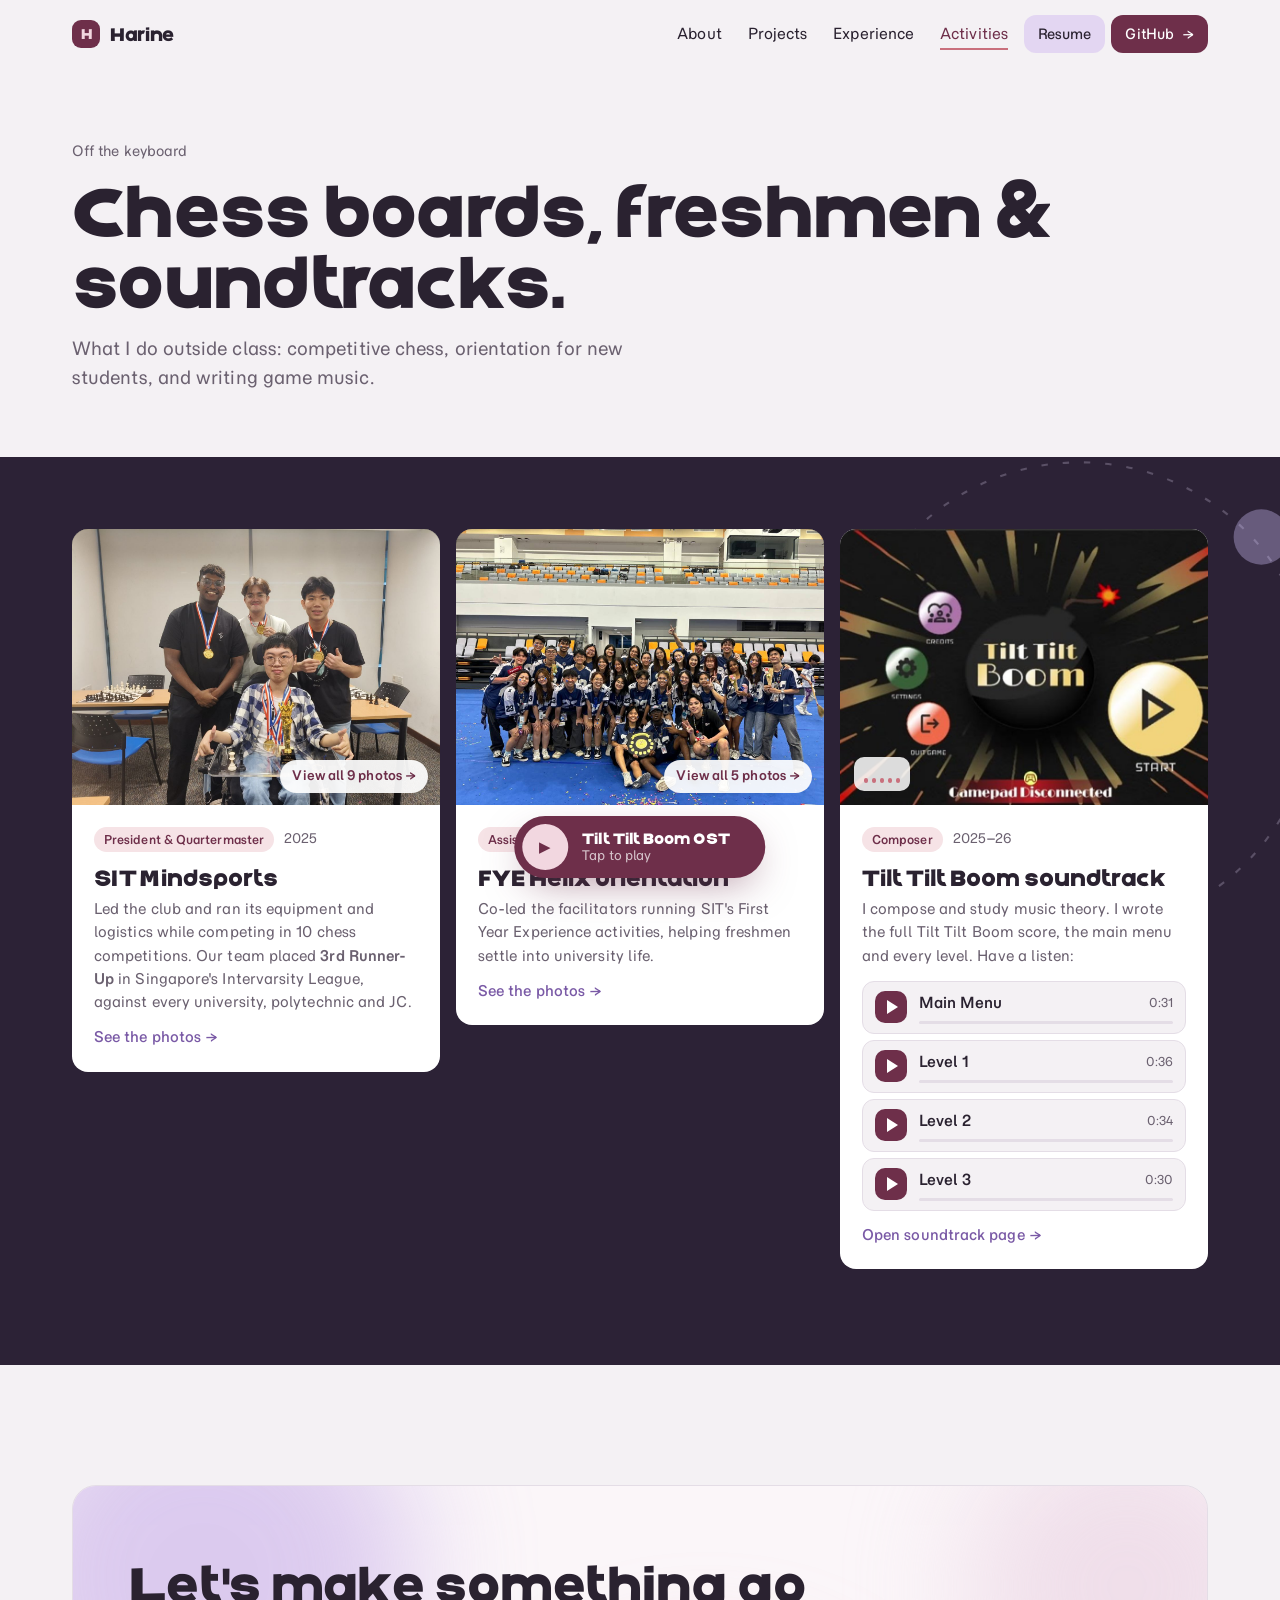
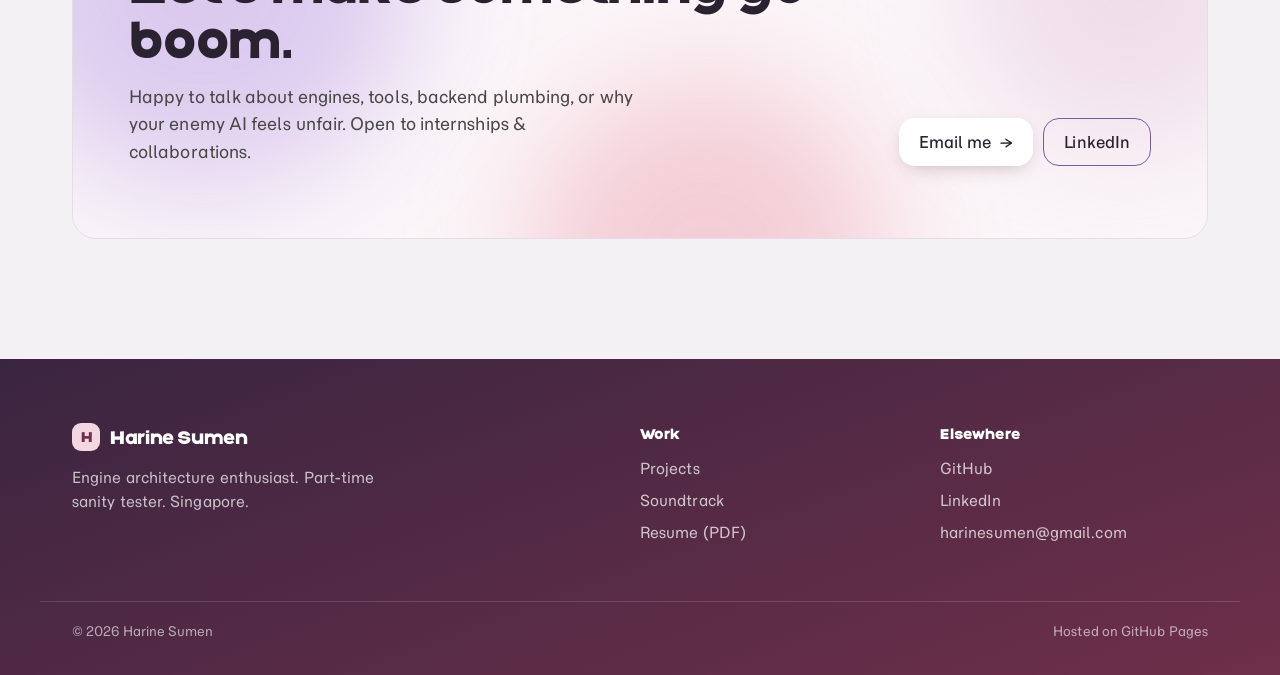
<file: activities.html>
<!doctype html>
<html lang="en">
<head>
<meta charset="utf-8">
<meta name="viewport" content="width=device-width, initial-scale=1">
<title>Activities — Harine Sumen</title>
<meta name="description" content="Harine Sumen outside school: SIT Mindsports chess, FYE Helix orientation and the Tilt Tilt Boom soundtrack.">
<meta property="og:title" content="Harine Sumen — Developer">
<meta property="og:description" content="Engine architecture enthusiast. Part-time sanity tester.">
<meta property="og:image" content="chess-1.jpg">
<meta name="theme-color" content="#F4F1F4">
<link rel="icon" href="data:image/svg+xml,%3Csvg xmlns='http://www.w3.org/2000/svg' viewBox='0 0 32 32'%3E%3Crect width='32' height='32' rx='9' fill='%236E2F4A'/%3E%3Cpath d='M11 9v14M21 9v14M11 16h10' stroke='%23F2D7E0' stroke-width='3' stroke-linecap='round'/%3E%3C/svg%3E">
<script>document.documentElement.classList.add('js');</script>
<link rel="preconnect" href="https://fonts.googleapis.com">
<link rel="preconnect" href="https://fonts.gstatic.com" crossorigin>
<link rel="stylesheet" href="https://fonts.googleapis.com/css2?family=Momo+Trust+Sans:wght@200..800&display=swap">
<link rel="preload" href="chicoree-bold.woff2" as="font" type="font/woff2" crossorigin>
<link rel="stylesheet" href="style.css?v=20261019c">
</head>
<body>

<a class="skip" href="#top">Skip to content</a>
<div class="progress" aria-hidden="true"><i></i></div>

<header class="nav" data-nav>
  <div class="nav-inner">
    <a class="logo" href="index.html" aria-label="Harine — home"><span class="logo-mark" aria-hidden="true">H</span>Harine</a>
    <nav aria-label="Pages">
      <a href="index.html#about">About</a>
      <a href="projects.html">Projects</a>
      <a href="experience.html">Experience</a>
      <a href="activities.html" aria-current="page">Activities</a>
      <a class="btn-lilac sm" href="Harine_Sumen_Resume.pdf" target="_blank" rel="noopener">Resume</a>
      <a class="btn-wine sm magnetic" href="https://github.com/unplayable01" target="_blank" rel="noopener">GitHub <span class="arr" aria-hidden="true">→</span></a>
    </nav>
  </div>
</header>

<main id="top">

<section class="page-hero wrap">
  <p class="kicker reveal">Off the keyboard</p>
  <h1 class="split">Chess boards, freshmen &amp; soundtracks.</h1>
  <p class="page-sub reveal">What I do outside class: competitive chess, orientation for new students, and writing game music.</p>
</section>
<!-- ============ OFF THE KEYBOARD (lagoon band) ============ -->
<section id="offline" class="lagoon-band flush">
  <svg class="geo" viewBox="0 0 600 600" aria-hidden="true">
    <circle class="spin" cx="300" cy="300" r="220" fill="none" stroke="#D4C7FF" stroke-opacity=".25" stroke-width="2" stroke-dasharray="6 14"/>
    <rect class="spin-rev" x="190" y="190" width="220" height="220" fill="none" stroke="#F2F0EB" stroke-opacity=".18" stroke-width="2"/>
    <circle class="bob" cx="470" cy="150" r="26" fill="#D4C7FF" fill-opacity=".35"/>
    <circle class="bob d2" cx="120" cy="460" r="16" fill="#F2F0EB" fill-opacity=".25"/>
  </svg>
  <div class="wrap section-in">
    <div class="sec-head on-dark"><h2 class="split">Off the keyboard</h2><p class="sub">Chess boards, freshmen and soundtracks.</p></div>
    <div class="life">
      <article class="life-card tilt reveal">
        <a class="card-cover" href="mindsports.html"><img src="chess-medals.jpg" alt="SIT team with medals and trophy" style="object-position:center 30%"><span class="cover-cta">View all 9 photos →</span></a>
        <div class="life-body">
          <p class="meta"><span class="tag">President &amp; Quartermaster</span>2025</p>
          <h3><a href="mindsports.html">SIT Mindsports</a></h3>
          <p>Led the club and ran its equipment and logistics while competing in 10 chess competitions. Our team placed <b>3rd Runner-Up</b> in Singapore's Intervarsity League, against every university, polytechnic and JC.</p>
          <a class="vlink more-link" href="mindsports.html">See the photos →</a>
        </div>
      </article>
      <article class="life-card tilt reveal">
        <a class="card-cover" href="helix.html"><img src="helix-shield.jpg" alt="Helix team with their shield" style="object-position:center 55%"><span class="cover-cta">View all 5 photos →</span></a>
        <div class="life-body">
          <p class="meta"><span class="tag">Assistant Head Facilitator</span>2025–26</p>
          <h3><a href="helix.html">FYE Helix orientation</a></h3>
          <p>Co-led the facilitators running SIT's First Year Experience activities, helping freshmen settle into university life.</p>
          <a class="vlink more-link" href="helix.html">See the photos →</a>
        </div>
      </article>
      <article class="life-card tilt reveal" id="soundtrack">
        <a class="cover" href="soundtrack.html">
          <img src="ttb-cover.jpg" alt="Tilt Tilt Boom title screen" loading="lazy">
          <span class="eq big" aria-hidden="true"><i></i><i></i><i></i><i></i><i></i></span>
        </a>
        <div class="life-body">
          <p class="meta"><span class="tag">Composer</span>2025–26</p>
          <h3><a href="soundtrack.html">Tilt Tilt Boom soundtrack</a></h3>
          <p>I compose and study music theory. I wrote the full Tilt Tilt Boom score, the main menu and every level. Have a listen:</p>
          <ul class="tracks" data-player>
            <li><button class="track" type="button" data-src="ttb-menu.mp3" aria-label="Play Main Menu"><span class="t-icon" aria-hidden="true"></span><span class="t-name">Main Menu</span><span class="t-time">0:31</span><span class="t-bar" aria-hidden="true"><i></i></span></button></li>
            <li><button class="track" type="button" data-src="ttb-level-1.mp3" aria-label="Play Level 1"><span class="t-icon" aria-hidden="true"></span><span class="t-name">Level 1</span><span class="t-time">0:36</span><span class="t-bar" aria-hidden="true"><i></i></span></button></li>
            <li><button class="track" type="button" data-src="ttb-level-2.mp3" aria-label="Play Level 2"><span class="t-icon" aria-hidden="true"></span><span class="t-name">Level 2</span><span class="t-time">0:34</span><span class="t-bar" aria-hidden="true"><i></i></span></button></li>
            <li><button class="track" type="button" data-src="ttb-level-5.mp3" aria-label="Play Level 3"><span class="t-icon" aria-hidden="true"></span><span class="t-name">Level 3</span><span class="t-time">0:30</span><span class="t-bar" aria-hidden="true"><i></i></span></button></li>
          </ul>
          <a class="vlink more-link" href="soundtrack.html">Open soundtrack page →</a>
        </div>
      </article>
    </div>
  </div>
</section>


<!-- ============ CONTACT (glow band) ============ -->
<section id="contact" class="wrap section">
  <div class="glow-band reveal">
    <span class="glow gv" aria-hidden="true"></span><span class="glow gp" aria-hidden="true"></span><span class="glow gc" aria-hidden="true"></span>
    <div class="glow-inner">
      <h2 class="split">Let's make something go boom.</h2>
      <p>Happy to talk about engines, tools, backend plumbing, or why your enemy AI feels unfair. Open to internships &amp; collaborations.</p>
    </div>
    <div class="glow-cta">
      <a class="btn-white magnetic" href="mailto:harinesumen@gmail.com">Email me <span class="arr" aria-hidden="true">→</span></a>
      <a class="btn-outline" href="https://www.linkedin.com/in/harinesumen/" target="_blank" rel="noopener">LinkedIn</a>
    </div>
  </div>
</section>

</main>

<footer class="footer">
  <div class="wrap foot-grid">
    <div>
      <a class="logo light" href="index.html"><span class="logo-mark" aria-hidden="true">H</span>Harine Sumen</a>
      <p>Engine architecture enthusiast. Part-time sanity tester. Singapore.</p>
    </div>
    <div><h4>Work</h4><a href="projects.html">Projects</a><a href="activities.html#soundtrack">Soundtrack</a><a href="Harine_Sumen_Resume.pdf" target="_blank" rel="noopener">Resume (PDF)</a></div>
    <div><h4>Elsewhere</h4><a href="https://github.com/unplayable01" target="_blank" rel="noopener">GitHub</a><a href="https://www.linkedin.com/in/harinesumen/" target="_blank" rel="noopener">LinkedIn</a><a href="mailto:harinesumen@gmail.com">harinesumen@gmail.com</a></div>
  </div>
  <div class="wrap foot-bottom"><span>© 2026 Harine Sumen</span><span>Hosted on GitHub Pages</span></div>
</footer>

<!-- Mini player pill -->
<div class="mini on" data-mini>
  <button type="button" class="mini-btn" data-mini-toggle aria-label="Play the Tilt Tilt Boom soundtrack">▶</button>
  <span class="mini-txt"><b data-mini-name>Tilt Tilt Boom OST</b><span data-mini-sub>Tap to play</span></span>
  <span class="eq" aria-hidden="true"><i></i><i></i><i></i><i></i></span>
</div>

<script src="script.js?v=20261021c"></script>
</body>
</html>
</file>
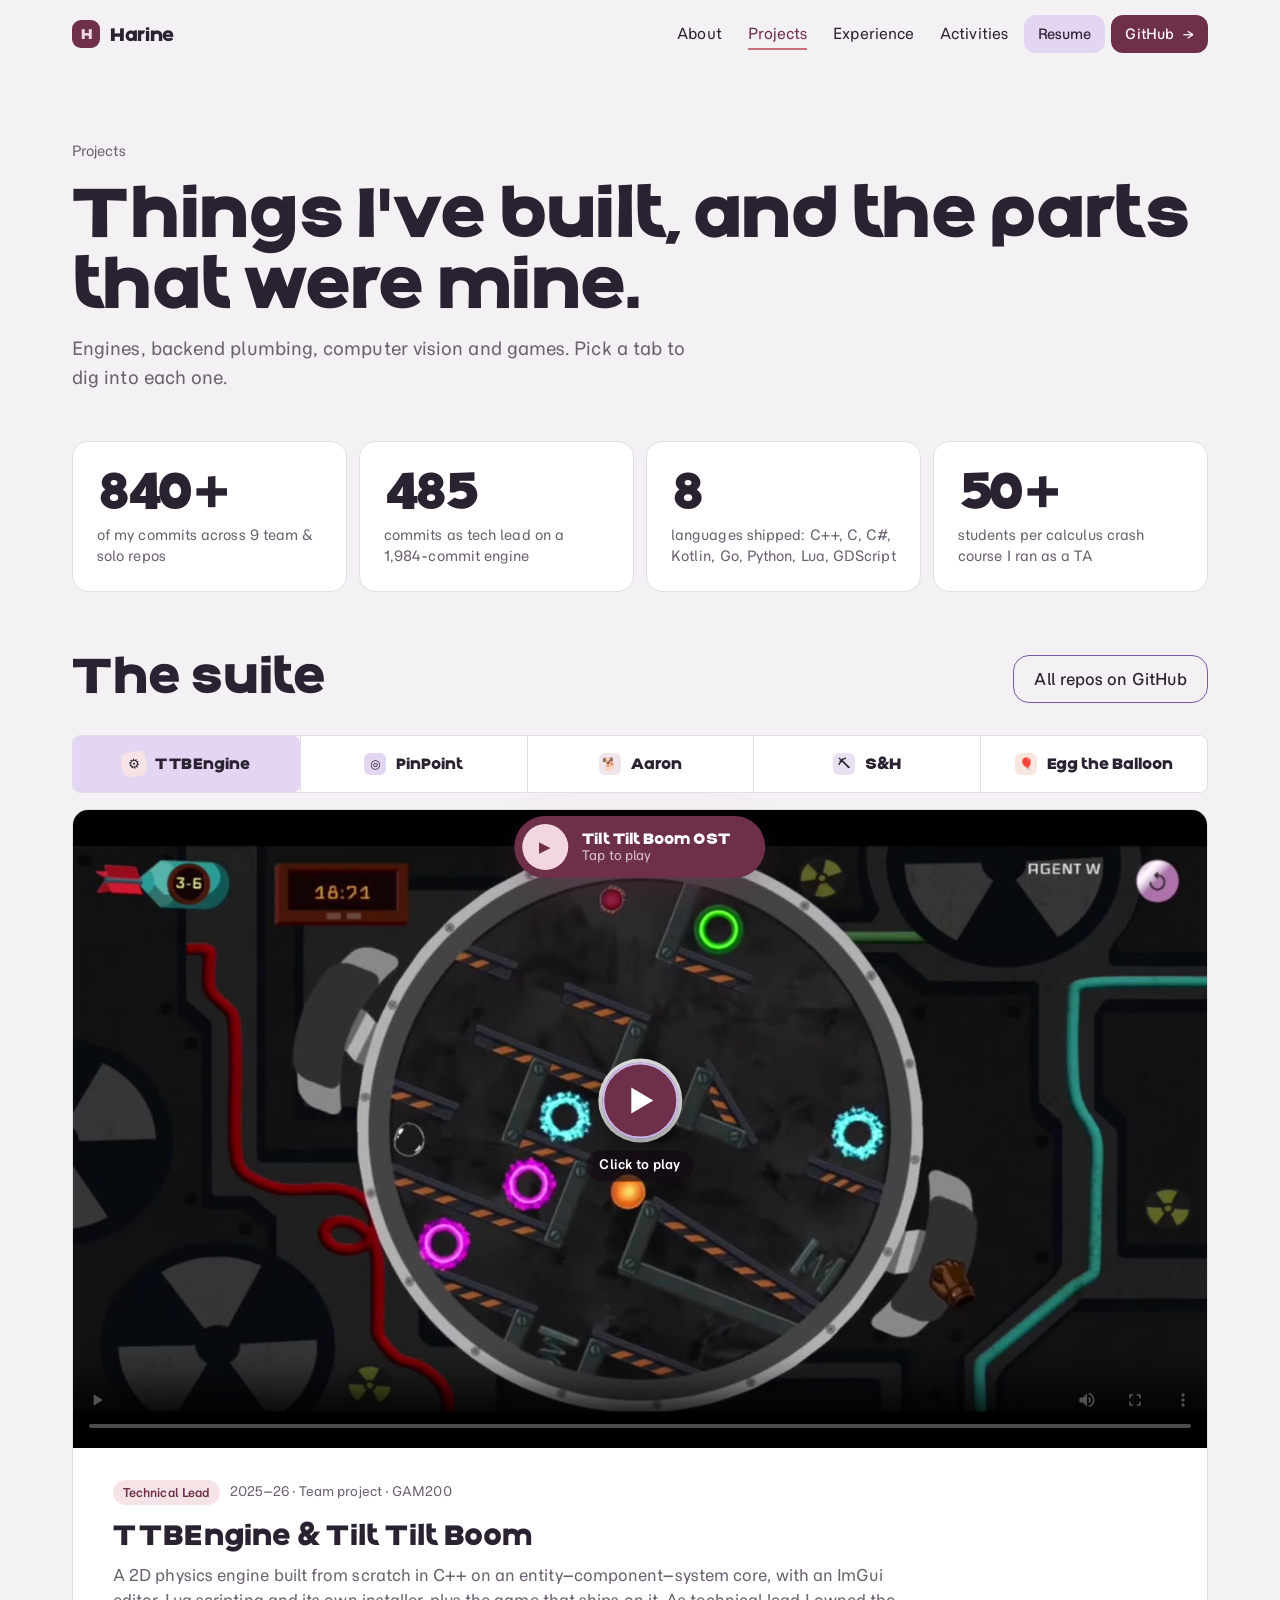
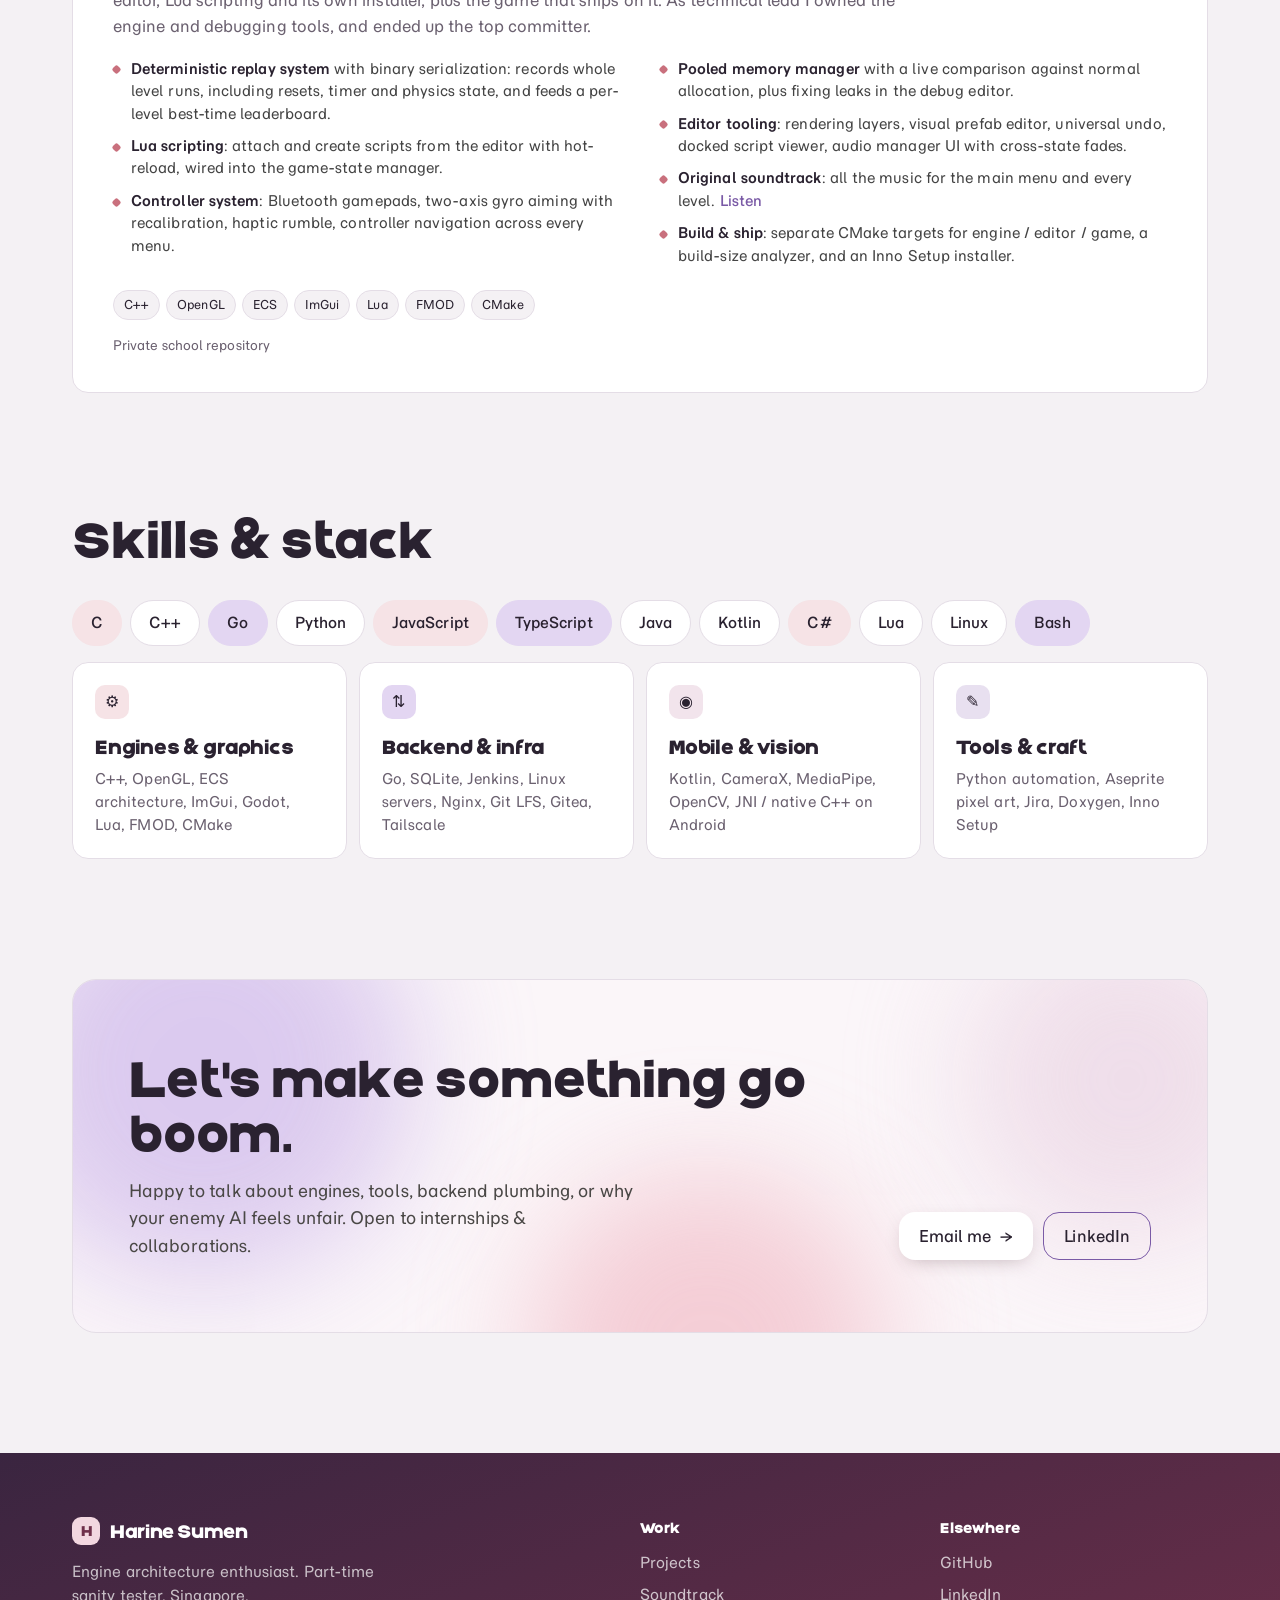
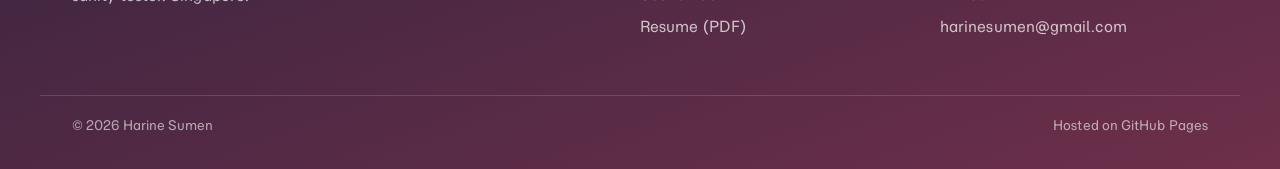
<file: projects.html>
<!doctype html>
<html lang="en">
<head>
<meta charset="utf-8">
<meta name="viewport" content="width=device-width, initial-scale=1">
<title>Projects — Harine Sumen</title>
<meta name="description" content="Harine Sumen's projects: TTBEngine, PinPoint, Aaron the Guard Dog, S&H and Egg the Balloon.">
<meta property="og:title" content="Harine Sumen — Developer">
<meta property="og:description" content="Engine architecture enthusiast. Part-time sanity tester.">
<meta property="og:image" content="chess-1.jpg">
<meta name="theme-color" content="#F4F1F4">
<link rel="icon" href="data:image/svg+xml,%3Csvg xmlns='http://www.w3.org/2000/svg' viewBox='0 0 32 32'%3E%3Crect width='32' height='32' rx='9' fill='%236E2F4A'/%3E%3Cpath d='M11 9v14M21 9v14M11 16h10' stroke='%23F2D7E0' stroke-width='3' stroke-linecap='round'/%3E%3C/svg%3E">
<script>document.documentElement.classList.add('js');</script>
<link rel="preconnect" href="https://fonts.googleapis.com">
<link rel="preconnect" href="https://fonts.gstatic.com" crossorigin>
<link rel="stylesheet" href="https://fonts.googleapis.com/css2?family=Momo+Trust+Sans:wght@200..800&display=swap">
<link rel="preload" href="chicoree-bold.woff2" as="font" type="font/woff2" crossorigin>
<link rel="stylesheet" href="style.css?v=20261019c">
</head>
<body>

<a class="skip" href="#top">Skip to content</a>
<div class="progress" aria-hidden="true"><i></i></div>

<header class="nav" data-nav>
  <div class="nav-inner">
    <a class="logo" href="index.html" aria-label="Harine — home"><span class="logo-mark" aria-hidden="true">H</span>Harine</a>
    <nav aria-label="Pages">
      <a href="index.html#about">About</a>
      <a href="projects.html" aria-current="page">Projects</a>
      <a href="experience.html">Experience</a>
      <a href="activities.html">Activities</a>
      <a class="btn-lilac sm" href="Harine_Sumen_Resume.pdf" target="_blank" rel="noopener">Resume</a>
      <a class="btn-wine sm magnetic" href="https://github.com/unplayable01" target="_blank" rel="noopener">GitHub <span class="arr" aria-hidden="true">→</span></a>
    </nav>
  </div>
</header>

<main id="top">

<section class="page-hero wrap">
  <p class="kicker reveal">Projects</p>
  <h1 class="split">Things I've built, and the parts that were mine.</h1>
  <p class="page-sub reveal">Engines, backend plumbing, computer vision and games. Pick a tab to dig into each one.</p>
</section>
<!-- ============ STATS ============ -->
<section class="wrap stats stats-proj" aria-label="By the numbers">
  <div class="stat tilt reveal"><b data-count="840" data-suffix="+">0</b><span>of my commits across 9 team &amp; solo repos</span></div>
  <div class="stat tilt reveal"><b data-count="485">0</b><span>commits as tech lead on a 1,984-commit engine</span></div>
  <div class="stat tilt reveal"><b data-count="8">0</b><span>languages shipped: C++, C, C#, Kotlin, Go, Python, Lua, GDScript</span></div>
  <div class="stat tilt reveal"><b data-count="50" data-suffix="+">0</b><span>students per calculus crash course I ran as a TA</span></div>
</section>

<!-- ============ WORK (suite tabs) ============ -->
<section id="work" class="wrap section-tight">
  <div class="sec-head">
    <h2 class="split">The suite</h2>
    <a class="btn-outline" href="https://github.com/unplayable01" target="_blank" rel="noopener">All repos on GitHub</a>
  </div>

  <div class="tabs reveal" role="tablist" aria-label="Projects" data-tabs>
    <span class="tab-pill" aria-hidden="true"></span>
    <button role="tab" id="t-ttb" aria-controls="p-ttb" aria-selected="true"><span class="t-ic c1">⚙</span>TTBEngine</button>
    <button role="tab" id="t-pp" aria-controls="p-pp" aria-selected="false" tabindex="-1"><span class="t-ic c2">◎</span>PinPoint</button>
    <button role="tab" id="t-aaron" aria-controls="p-aaron" aria-selected="false" tabindex="-1"><span class="t-ic c3">🐕</span>Aaron</button>
    <button role="tab" id="t-sh" aria-controls="p-sh" aria-selected="false" tabindex="-1"><span class="t-ic c4">⛏</span>S&amp;H</button>
    <button role="tab" id="t-egg" aria-controls="p-egg" aria-selected="false" tabindex="-1"><span class="t-ic c5">🎈</span>Egg the Balloon</button>
  </div>

  <div class="panels">
    <!-- TTBEngine -->
    <article class="panel" role="tabpanel" id="p-ttb" aria-labelledby="t-ttb">
      <div class="panel-media">
        <video src="ttb-trailer.mp4" poster="ttb-trailer.jpg" controls playsinline preload="metadata" aria-label="Tilt Tilt Boom gameplay trailer"></video>
      </div>
      <div class="panel-body">
        <p class="meta"><span class="tag">Technical Lead</span>2025–26 · Team project · GAM200</p>
        <h3>TTBEngine &amp; Tilt Tilt Boom</h3>
        <p class="summary">A 2D physics engine built from scratch in C++ on an entity–component–system core, with an ImGui editor, Lua scripting and its own installer, plus the game that ships on it. As technical lead I owned the engine and debugging tools, and ended up the top committer.</p>
        <ul class="list">
          <li><b>Deterministic replay system</b> with binary serialization: records whole level runs, including resets, timer and physics state, and feeds a per-level best-time leaderboard.</li>
          <li><b>Lua scripting</b>: attach and create scripts from the editor with hot-reload, wired into the game-state manager.</li>
          <li><b>Controller system</b>: Bluetooth gamepads, two-axis gyro aiming with recalibration, haptic rumble, controller navigation across every menu.</li>
          <li><b>Pooled memory manager</b> with a live comparison against normal allocation, plus fixing leaks in the debug editor.</li>
          <li><b>Editor tooling</b>: rendering layers, visual prefab editor, universal undo, docked script viewer, audio manager UI with cross-state fades.</li>
          <li><b>Original soundtrack</b>: all the music for the main menu and every level. <a class="vlink" href="activities.html#soundtrack">Listen</a></li>
          <li><b>Build &amp; ship</b>: separate CMake targets for engine / editor / game, a build-size analyzer, and an Inno Setup installer.</li>
        </ul>
        <div class="chips"><span>C++</span><span>OpenGL</span><span>ECS</span><span>ImGui</span><span>Lua</span><span>FMOD</span><span>CMake</span></div>
        <p class="note">Private school repository</p>
      </div>
    </article>

    <!-- PinPoint -->
    <article class="panel" role="tabpanel" id="p-pp" aria-labelledby="t-pp" hidden>
      <div class="panel-media light">
        <a href="pinpoint-architecture.jpg" target="_blank" rel="noopener" title="Open full-size diagram"><img src="pinpoint-architecture.jpg" alt="PinPoint system architecture: Android app, Go API server, website and Jenkins CI/CD on the team VM" loading="lazy"></a>
      </div>
      <div class="panel-body">
        <p class="meta"><span class="tag">Backend &amp; Infra owner</span>2026 · Team project · Android</p>
        <h3>PinPoint <span class="soft">(BowlEye)</span></h3>
        <p class="summary">An Android app that coaches bowlers on their approach and delivery. It tracks body landmarks on-device with MediaPipe and gives step-count, joint-angle and phase feedback, spoken aloud while you bowl. I owned everything behind the app.</p>
        <ul class="list">
          <li><b>API server in Go + SQLite</b>: invite-only accounts, scrypt-hashed passwords, login tokens, private video uploads with size limits, rate limiting, admin accounts. Covered by 11 test files.</li>
          <li><b>Jenkins CI/CD</b>: every push builds debug and signed release APKs, runs unit tests, then deploys with <code>go vet</code>/<code>go test</code> gates and automatic rollback.</li>
          <li><b>Team VM &amp; security</b>: Ubuntu on OVH, Let's Encrypt HTTPS, private Jenkins/Gitea over Tailscale, fail2ban, nightly integrity-checked backups.</li>
          <li><b>Source control plumbing</b>: GitHub → Gitea mirror (Git LFS first) every 5 minutes, connected to Jira.</li>
          <li><b>In-app account screen</b> and the <b>project website</b> (My videos, My account, Admin).</li>
        </ul>
        <div class="chips"><span>Go</span><span>SQLite</span><span>Kotlin</span><span>Jenkins</span><span>Linux</span><span>MediaPipe</span><span>CameraX</span></div>
        <p class="note">185 commits · 66 of them mine (top committer)</p>
      </div>
    </article>

    <!-- Aaron -->
    <article class="panel" role="tabpanel" id="p-aaron" aria-labelledby="t-aaron" hidden>
      <div class="panel-media lagoon">
        <div class="diagram" role="img" aria-label="Aaron architecture: Telegram bot talks to an always-on listener, which starts and stops a headless webcam guard; a voice-wake process can also start the guard.">
          <div class="node hi"><span>Telegram Bot API</span></div>
          <div class="wire"></div>
          <div class="node"><span>aaron_listener.py</span><small>always-on · relays commands</small></div>
          <div class="split2">
            <div class="col"><div class="wire"></div><div class="node"><span>guard_watch.py</span><small>webcam · YuNet + SFace · locks PC</small></div></div>
            <div class="col"><div class="wire"></div><div class="node"><span>voice_wake.py</span><small>Vosk + Resemblyzer · offline</small></div></div>
          </div>
        </div>
      </div>
      <div class="panel-body">
        <p class="meta"><span class="tag">Solo</span>2026 · Python · Windows</p>
        <h3>Aaron the Guard Dog</h3>
        <p class="summary">A webcam guard dog for Windows. Aaron recognises my face, locks the PC when a stranger sits down, and reports to me on Telegram. Wake him by voice, put him to sleep with a hand gesture, check on him from my phone.</p>
        <ul class="list">
          <li><b>Three cooperating processes</b>: an always-on Telegram listener, a headless guard that owns the camera, and an offline voice-wake process.</li>
          <li><b>Graded response</b>: strangers lock the PC instantly; partial matches trigger a 10-second “do you know them?” prompt.</li>
          <li><b>Speaker-verified wake word</b>: “Wake up Aaron” only works in my voice.</li>
          <li><b>Gestures</b> via MediaPipe: open palm to sleep, custom gestures mapped to actions.</li>
          <li><b>Evidence archive</b>: timestamped stranger and unlock photos saved by day, even if Telegram is down.</li>
        </ul>
        <div class="chips"><span>Python</span><span>OpenCV</span><span>MediaPipe</span><span>Vosk</span><span>Telegram Bot API</span></div>
        <p class="note"><a class="vlink" href="https://github.com/unplayable01/aaron-the-guard-dog" target="_blank" rel="noopener">View repository</a></p>
      </div>
    </article>

    <!-- S&H -->
    <article class="panel" role="tabpanel" id="p-sh" aria-labelledby="t-sh" hidden>
      <div class="panel-media">
        <img src="sh-gameplay.jpg" alt="S&amp;H gameplay: player and NPCs outside the house, with health, hunger and hydration bars and an item hotbar" loading="lazy">
      </div>
      <div class="panel-body">
        <p class="meta"><span class="tag">Gameplay &amp; Art</span>2026 · Team of 3 · Godot</p>
        <h3>S&amp;H</h3>
        <p class="summary">A 2D mining and life game in Godot, in progress. I wrote most of the world systems and drew the art myself in Aseprite: the sky, meadow, cave, house, characters and NPCs.</p>
        <ul class="list">
          <li><b>Chunk-based procedural map</b> with ores, stone, trees and rocks, and a world that remembers which tiles were broken.</li>
          <li><b>Parallax backgrounds</b>: auto-scrolling clouds, cave backdrop and back-blocks revealed as you dig.</li>
          <li><b>Camera</b> with smooth lerped follow, plus a static top-down camera for the house interior.</li>
          <li><b>Lighting</b>, character animation states, and interactable NPC dialogue.</li>
        </ul>
        <div class="chips"><span>Godot 4</span><span>C#</span><span>GDScript</span><span>Aseprite</span></div>
        <p class="note">70 commits · 51 of them mine</p>
      </div>
    </article>

    <!-- Egg -->
    <article class="panel" role="tabpanel" id="p-egg" aria-labelledby="t-egg" hidden>
      <div class="panel-media">
        <video src="egg-trailer.mp4" poster="egg-level.jpg" muted loop playsinline controls preload="none" aria-label="10-second trailer of Egg the Balloon"></video>
      </div>
      <div class="panel-body">
        <p class="meta"><span class="tag">Team Float</span>2025 · C++ · Alpha Engine</p>
        <h3>Egg the Balloon</h3>
        <p class="summary">A vertical platformer where you float a balloon past buildings, birds and planes. I built the data-driven pipeline: a JSON reader so every level, enemy and menu loads from files, plus the leaderboard level, and merged the team's work. Shipped with zero memory leaks.</p>
        <div class="chips"><span>C++</span><span>JSON</span><span>Alpha Engine</span></div>
        <p class="note">407 commits · 175 of them mine (top committer)</p>
      </div>
    </article>
  </div>
</section>

<!-- ============ STACK ============ -->
<section id="stack" class="wrap section">
  <div class="sec-head"><h2 class="split">Skills &amp; stack</h2></div>
  <div class="skill-cloud reveal">
    <span>C</span><span>C++</span><span>Go</span><span>Python</span><span>JavaScript</span><span>TypeScript</span><span>Java</span><span>Kotlin</span><span>C#</span><span>Lua</span><span>Linux</span><span>Bash</span>
  </div>
  <div class="stack">
    <div class="s-card tilt reveal"><span class="s-ic c1">⚙</span><h3>Engines &amp; graphics</h3><p>C++, OpenGL, ECS architecture, ImGui, Godot, Lua, FMOD, CMake</p></div>
    <div class="s-card tilt reveal"><span class="s-ic c2">⇅</span><h3>Backend &amp; infra</h3><p>Go, SQLite, Jenkins, Linux servers, Nginx, Git LFS, Gitea, Tailscale</p></div>
    <div class="s-card tilt reveal"><span class="s-ic c3">◉</span><h3>Mobile &amp; vision</h3><p>Kotlin, CameraX, MediaPipe, OpenCV, JNI / native C++ on Android</p></div>
    <div class="s-card tilt reveal"><span class="s-ic c4">✎</span><h3>Tools &amp; craft</h3><p>Python automation, Aseprite pixel art, Jira, Doxygen, Inno Setup</p></div>
  </div>
</section>


<!-- ============ CONTACT (glow band) ============ -->
<section id="contact" class="wrap section">
  <div class="glow-band reveal">
    <span class="glow gv" aria-hidden="true"></span><span class="glow gp" aria-hidden="true"></span><span class="glow gc" aria-hidden="true"></span>
    <div class="glow-inner">
      <h2 class="split">Let's make something go boom.</h2>
      <p>Happy to talk about engines, tools, backend plumbing, or why your enemy AI feels unfair. Open to internships &amp; collaborations.</p>
    </div>
    <div class="glow-cta">
      <a class="btn-white magnetic" href="mailto:harinesumen@gmail.com">Email me <span class="arr" aria-hidden="true">→</span></a>
      <a class="btn-outline" href="https://www.linkedin.com/in/harinesumen/" target="_blank" rel="noopener">LinkedIn</a>
    </div>
  </div>
</section>

</main>

<footer class="footer">
  <div class="wrap foot-grid">
    <div>
      <a class="logo light" href="index.html"><span class="logo-mark" aria-hidden="true">H</span>Harine Sumen</a>
      <p>Engine architecture enthusiast. Part-time sanity tester. Singapore.</p>
    </div>
    <div><h4>Work</h4><a href="projects.html">Projects</a><a href="activities.html#soundtrack">Soundtrack</a><a href="Harine_Sumen_Resume.pdf" target="_blank" rel="noopener">Resume (PDF)</a></div>
    <div><h4>Elsewhere</h4><a href="https://github.com/unplayable01" target="_blank" rel="noopener">GitHub</a><a href="https://www.linkedin.com/in/harinesumen/" target="_blank" rel="noopener">LinkedIn</a><a href="mailto:harinesumen@gmail.com">harinesumen@gmail.com</a></div>
  </div>
  <div class="wrap foot-bottom"><span>© 2026 Harine Sumen</span><span>Hosted on GitHub Pages</span></div>
</footer>

<!-- Mini player pill -->
<div class="mini on" data-mini>
  <button type="button" class="mini-btn" data-mini-toggle aria-label="Play the Tilt Tilt Boom soundtrack">▶</button>
  <span class="mini-txt"><b data-mini-name>Tilt Tilt Boom OST</b><span data-mini-sub>Tap to play</span></span>
  <span class="eq" aria-hidden="true"><i></i><i></i><i></i><i></i></span>
</div>

<script src="script.js?v=20261021c"></script>
</body>
</html>
</file>
<file: style.css>
/* Harine — portfolio
   Design system: Superhuman (Refero Styles) — "golden hour editorial dashboard".
   Warm parchment canvas, light-cut 460 headlines, a single wine CTA, violet links,
   lilac secondary fills, one deep-lagoon dark band, glass cards over photography. */

:root {
  --parchment: #F2F0EB;
  --paper: #FFFFFF;
  --mist: #E3E3E2;
  --ink: #292827;
  --stone: #666666;
  --wine: #421D24;
  --wine-2: #5A2731;
  --violet: #714CB6;
  --lilac: #D4C7FF;
  --lagoon: #0C4243;
  --sans: "Inter", -apple-system, BlinkMacSystemFont, "Segoe UI", Helvetica, Arial, sans-serif;
  --r: 16px; --r-sm: 8px;
  --max: 1200px; --gutter: 32px;
  --ease: cubic-bezier(.22, .8, .24, 1);
  --spring: cubic-bezier(.34, 1.56, .64, 1);
}

*, *::before, *::after { box-sizing: border-box; }
html { scroll-behavior: smooth; scroll-padding-top: 80px; -webkit-text-size-adjust: 100%; }
body { margin: 0; background: var(--parchment); color: var(--ink); font-family: var(--sans); font-size: 16px; line-height: 1.6; font-weight: 400; -webkit-font-smoothing: antialiased; overflow-x: hidden; }
img, video { display: block; max-width: 100%; }
a { color: inherit; text-decoration: none; }
b { font-weight: 600; }
code { font-size: .86em; background: var(--parchment); border: 1px solid var(--mist); padding: 1px 6px; border-radius: 6px; }
button { font: inherit; color: inherit; }
.wrap { max-width: var(--max); margin: 0 auto; padding: 0 var(--gutter); }
.section { padding-top: 120px; }
.skip { position: absolute; left: -999px; top: 8px; background: var(--wine); color: #fff; padding: 8px 14px; border-radius: var(--r-sm); z-index: 2000; }
.skip:focus { left: 16px; }
:focus-visible { outline: 2px solid var(--violet); outline-offset: 3px; border-radius: 6px; }

h1, h2, h3 { font-weight: 460; color: var(--ink); margin: 0; }
h1 { font-size: clamp(44px, 6.4vw, 80px); line-height: .98; letter-spacing: -0.032em; }
h2 { font-size: clamp(34px, 4.4vw, 49px); line-height: 1.12; letter-spacing: -0.027em; }
h3 { font-size: 28px; line-height: 1.14; letter-spacing: -0.022em; }

.vlink { color: var(--violet); font-weight: 500; background: linear-gradient(currentColor, currentColor) 0 100% / 0 1px no-repeat; transition: background-size .25s var(--ease); }
.vlink:hover { background-size: 100% 1px; }

/* progress bar */
.progress { position: fixed; inset: 0 0 auto 0; height: 3px; z-index: 1100; pointer-events: none; }
.progress i { display: block; height: 100%; background: linear-gradient(90deg, var(--violet), var(--lilac)); transform-origin: 0 50%; transform: scaleX(0); }

/* ---------- Buttons ---------- */
.btn-wine, .btn-lilac, .btn-white, .btn-outline {
  display: inline-flex; align-items: center; gap: 8px; min-height: 48px; padding: 0 20px;
  border-radius: var(--r); border: 0; cursor: pointer; font-size: 16px; font-weight: 460; line-height: 1;
  transition: transform .35s var(--spring), background-color .2s, box-shadow .2s, color .2s;
}
.btn-wine { background: var(--wine); color: #fff; }
.btn-wine:hover { background: var(--wine-2); }
.btn-lilac { background: var(--lilac); color: var(--ink); }
.btn-lilac:hover { background: #C6B5FF; }
.btn-white { background: #fff; color: var(--ink); }
.btn-outline { background: transparent; color: var(--ink); border: 1px solid var(--violet); }
.btn-outline:hover { background: var(--lilac); }
.sm { min-height: 38px; padding: 0 14px; font-size: 14px; border-radius: 12px; }
.arr { display: inline-block; transition: transform .3s var(--spring); }
a:hover .arr, button:hover .arr { transform: translateX(4px); }
.btn-wine:active, .btn-lilac:active, .btn-white:active { transform: scale(.96) !important; }
.play-ico { width: 0; height: 0; border-style: solid; border-width: 6px 0 6px 10px; border-color: transparent transparent transparent currentColor; }
body.is-playing .btn-wine .play-ico { width: 10px; height: 12px; border: 0; background: linear-gradient(90deg, currentColor 0 35%, transparent 35% 65%, currentColor 65%); }

/* ---------- Nav ---------- */
.nav { position: fixed; inset: 0 0 auto 0; z-index: 1000; border-bottom: 1px solid transparent; transition: background-color .3s, border-color .3s; }
.nav.scrolled { background: rgba(242,240,235,.78); backdrop-filter: blur(12px); -webkit-backdrop-filter: blur(12px); border-bottom-color: var(--mist); }
.nav-inner { max-width: var(--max); margin: 0 auto; padding: 0 var(--gutter); height: 68px; display: flex; align-items: center; justify-content: space-between; gap: 16px; }
.logo { display: inline-flex; align-items: center; gap: 10px; font-size: 18px; font-weight: 560; letter-spacing: -0.02em; }
.logo-mark { width: 28px; height: 28px; border-radius: 9px; background: var(--wine); color: var(--lilac); display: grid; place-items: center; font-size: 14px; font-weight: 700; transition: transform .5s var(--spring); }
.logo:hover .logo-mark { transform: rotate(-12deg) scale(1.1); }
.nav nav { display: flex; align-items: center; gap: 6px; }
.nav nav > a:not([class]) { font-size: 15px; padding: 8px 10px; color: var(--ink); position: relative; }
.nav nav > a:not([class])::after { content: ""; position: absolute; left: 10px; right: 10px; bottom: 4px; height: 1px; background: var(--ink); transform: scaleX(0); transform-origin: left; transition: transform .3s var(--ease); }
.nav nav > a:not([class]):hover::after { transform: scaleX(1); }

/* ---------- Hero ---------- */
.hero { padding-top: 132px; }
.hero-head { display: grid; grid-template-columns: 1.35fr 1fr; gap: 24px 64px; align-items: end; }
.kicker { grid-column: 1 / -1; margin: 0; font-size: 14px; color: var(--stone); }
.hero-side p { margin: 0; color: var(--stone); font-size: 17px; line-height: 1.55; }
.cta-row { display: flex; flex-wrap: wrap; gap: 10px; margin-top: 24px; }

.stage { position: relative; margin-top: 48px; height: min(68vw, 640px); border-radius: 24px; overflow: hidden; background: #2b2120; isolation: isolate; }
.stage-photo { position: absolute; inset: -4%; width: 108%; height: 108%; object-fit: cover; object-position: 60% 40%; transform: translate3d(var(--px, 0), var(--py, 0), 0) scale(1.02); transition: transform .9s var(--ease); }
.stage::after { content: ""; position: absolute; inset: 0; background: linear-gradient(90deg, rgba(66,29,36,.38), transparent 55%), linear-gradient(0deg, rgba(41,40,39,.25), transparent 40%); pointer-events: none; z-index: 1; }
.glass {
  position: absolute; z-index: 2; padding: 14px 16px; border-radius: var(--r);
  background: rgba(255,255,255,.72); backdrop-filter: blur(14px) saturate(140%); -webkit-backdrop-filter: blur(14px) saturate(140%);
  border: 1px solid rgba(255,255,255,.6); color: var(--ink); font-size: 13px; line-height: 1.45; text-align: left;
  translate: var(--px, 0) var(--py, 0); transition: translate .8s var(--ease);
  animation: bob 6s ease-in-out infinite;
}
.g-row { display: flex; align-items: center; gap: 8px; }
.g-row + .g-row { margin-top: 4px; }
.muted { color: var(--stone); }
.dot { width: 8px; height: 8px; border-radius: 50%; }
.dot.ok { background: #2BA36B; box-shadow: 0 0 0 0 rgba(43,163,107,.6); animation: ping 2s infinite; }
.g-bar { margin-top: 10px; height: 4px; border-radius: 4px; background: var(--mist); overflow: hidden; }
.g-bar i { display: block; height: 100%; width: 40%; border-radius: 4px; background: var(--violet); animation: load 3.2s var(--ease) infinite; }
.g-ico { width: 24px; height: 24px; border-radius: 7px; display: grid; place-items: center; background: var(--lilac); font-size: 13px; }
.g-ico.dog { background: #FFE2C7; }
.g-chips { display: flex; gap: 6px; margin-top: 10px; }
.g-chips span { padding: 4px 12px; border-radius: 999px; background: var(--wine); color: #fff; font-size: 12px; }
.g-chips span + span { background: var(--lilac); color: var(--ink); }
.g1 { left: 4%; top: 7%; width: 270px; animation-delay: -1s; }
.g2 { left: 9%; top: 41%; width: 240px; animation-delay: -3s; }
.g3 { left: 3%; bottom: 7%; width: 300px; animation-delay: -2s; }
.g4 { right: 4%; bottom: 7%; display: flex; align-items: center; gap: 12px; cursor: pointer; animation-delay: -4s; }
.g4:hover { background: rgba(255,255,255,.88); }
.g4 b { font-weight: 600; }

/* equaliser */
.eq { display: inline-flex; align-items: flex-end; gap: 3px; height: 18px; }
.eq i { width: 3px; height: 30%; border-radius: 2px; background: var(--violet); transition: height .3s; }
body.is-playing .eq i { animation: eq .9s ease-in-out infinite; }
.eq i:nth-child(2) { animation-delay: -.3s !important; } .eq i:nth-child(3) { animation-delay: -.6s !important; } .eq i:nth-child(4) { animation-delay: -.15s !important; } .eq i:nth-child(5) { animation-delay: -.45s !important; }
.g4 .eq { width: 36px; height: 36px; padding: 9px; border-radius: 10px; background: var(--wine); justify-content: center; }
.g4 .eq i { background: var(--lilac); }

/* ---------- Marquee ---------- */
.logos { padding-top: 64px; }
.logos-title { margin: 0 0 18px; text-align: center; color: var(--stone); font-size: 14px; }
.marquee { overflow: hidden; border: 1px solid var(--mist); background: var(--paper); border-radius: var(--r-sm); -webkit-mask: linear-gradient(90deg, transparent, #000 8%, #000 92%, transparent); mask: linear-gradient(90deg, transparent, #000 8%, #000 92%, transparent); }
.marquee-track { display: flex; width: max-content; animation: marquee 32s linear infinite; }
.marquee:hover .marquee-track { animation-play-state: paused; }
.marquee-track span { padding: 22px 40px; border-right: 1px solid var(--mist); font-size: 17px; font-weight: 560; letter-spacing: -0.02em; white-space: nowrap; color: var(--ink); }

/* ---------- Stats ---------- */
.stats { display: grid; grid-template-columns: repeat(4, 1fr); gap: 12px; padding-top: 24px; }
.stat { background: var(--paper); border: 1px solid var(--mist); border-radius: var(--r); padding: 24px; }
.stat b { display: block; font-size: 49px; line-height: 1; font-weight: 460; letter-spacing: -0.03em; font-variant-numeric: tabular-nums; }
.stat span { display: block; margin-top: 10px; font-size: 14px; line-height: 1.5; color: var(--stone); }

/* ---------- Section heads ---------- */
.sec-head { display: flex; align-items: flex-end; justify-content: space-between; gap: 16px; margin-bottom: 32px; flex-wrap: wrap; }
.sec-head .sub { margin: 8px 0 0; flex-basis: 100%; color: var(--stone); font-size: 17px; }
.sec-head.on-dark h2, .sec-head.on-dark .sub { color: var(--parchment); }
.sec-head.on-dark .sub { opacity: .75; }

/* ---------- Tabs + panels ---------- */
.tabs { position: relative; display: grid; grid-template-columns: repeat(5, 1fr); background: var(--paper); border: 1px solid var(--mist); border-radius: var(--r-sm); overflow-x: auto; scrollbar-width: none; }
.tabs::-webkit-scrollbar { display: none; }
.tab-pill { position: absolute; left: 0; top: 0; width: 0; background: var(--lilac); border-radius: 6px; transition: transform .5s var(--spring), width .5s var(--spring); z-index: 0; }
.tabs [role=tab] { position: relative; z-index: 1; display: flex; align-items: center; justify-content: center; gap: 10px; padding: 16px; border: 0; background: none; cursor: pointer; font-size: 15px; font-weight: 460; white-space: nowrap; color: var(--ink); }
.tabs [role=tab] + [role=tab] { border-left: 1px solid var(--mist); }
.tabs [role=tab][aria-selected=true] { font-weight: 560; }
.t-ic, .s-ic { width: 22px; height: 22px; border-radius: 6px; display: grid; place-items: center; font-size: 12px; background: #EEE; filter: grayscale(1); transition: filter .3s, transform .4s var(--spring); }
[aria-selected=true] .t-ic { filter: none; transform: rotate(-8deg) scale(1.12); }
.c1 { background: #FFD9C2; } .c2 { background: #CDEFE2; } .c3 { background: #FFE2C7; } .c4 { background: #D9E4FF; } .c5 { background: #FFD3E2; }

.panels { margin-top: 16px; }
.panel { display: grid; grid-template-columns: 1.15fr 1fr; gap: 0; background: var(--paper); border: 1px solid var(--mist); border-radius: var(--r); overflow: hidden; }
.panel.show .panel-media { animation: slideIn .7s var(--ease) both; }
.panel.show .panel-body > * { animation: rise .6s var(--ease) both; }
.panel.show .panel-body > *:nth-child(2) { animation-delay: .05s } .panel.show .panel-body > *:nth-child(3) { animation-delay: .1s } .panel.show .panel-body > *:nth-child(4) { animation-delay: .15s } .panel.show .panel-body > *:nth-child(5) { animation-delay: .2s } .panel.show .panel-body > *:nth-child(6) { animation-delay: .25s }
.panel-media { background: #000; display: flex; align-items: center; min-height: 100%; }
.panel-media video, .panel-media img { width: 100%; height: 100%; object-fit: cover; }
.panel-media.light { background: #fff; border-right: 1px solid var(--mist); }
.panel-media.light img { object-fit: contain; }
.panel-media.lagoon { background: var(--lagoon); justify-content: center; }
.panel-body { padding: 32px; }
.meta { display: flex; flex-wrap: wrap; align-items: center; gap: 10px; margin: 0 0 14px; font-size: 13px; color: var(--stone); }
.tag { background: var(--lilac); color: var(--ink); padding: 3px 10px; border-radius: 999px; font-weight: 560; font-size: 12px; }
.soft { color: var(--stone); }
.summary { margin: 12px 0 18px; color: var(--stone); font-size: 16px; line-height: 1.6; }
.list { list-style: none; margin: 0 0 18px; padding: 0; display: grid; gap: 9px; }
.list li { position: relative; padding-left: 18px; font-size: 14.5px; line-height: 1.55; color: #444; }
.list li::before { content: ""; position: absolute; left: 0; top: .6em; width: 7px; height: 7px; border-radius: 2px; background: var(--violet); transform: rotate(45deg); }
.list b { color: var(--ink); }
.chips { display: flex; flex-wrap: wrap; gap: 6px; }
.chips span { font-size: 12px; padding: 4px 10px; border-radius: 999px; border: 1px solid var(--mist); background: var(--parchment); transition: transform .3s var(--spring), background .2s; }
.chips span:hover { transform: translateY(-3px) rotate(-3deg); background: var(--lilac); }
.note { margin: 16px 0 0; font-size: 13px; color: var(--stone); }

/* Aaron diagram */
.diagram { padding: 40px 24px; display: flex; flex-direction: column; align-items: center; width: 100%; }
.node { width: 100%; max-width: 280px; text-align: center; padding: 12px 14px; border-radius: 12px; background: rgba(255,255,255,.08); border: 1px solid rgba(255,255,255,.18); color: #fff; }
.node span { display: block; font-size: 13px; font-weight: 560; }
.node small { display: block; margin-top: 3px; font-size: 12px; opacity: .7; }
.node.hi { background: var(--lilac); color: var(--ink); border-color: var(--lilac); }
.wire { width: 2px; height: 26px; background: repeating-linear-gradient(180deg, var(--lilac) 0 4px, transparent 4px 8px); background-size: 2px 8px; animation: flow 1s linear infinite; }
.split2 { display: grid; grid-template-columns: 1fr 1fr; gap: 12px; width: 100%; max-width: 560px; }
.split2 .col { display: flex; flex-direction: column; align-items: center; }

/* ---------- Timeline ---------- */
.timeline { display: grid; grid-template-columns: 1fr 1fr; gap: 12px; }
.t-card { background: var(--paper); border: 1px solid var(--mist); border-radius: var(--r); padding: 28px; }
.t-card h3 { font-size: 22px; letter-spacing: -0.018em; }
.org { margin: 6px 0 0; color: var(--violet); font-weight: 500; font-size: 15px; }
.t-card .org + p { margin: 12px 0 0; color: var(--stone); font-size: 15px; }

/* ---------- Lagoon band ---------- */
.lagoon-band { position: relative; margin-top: 120px; background: var(--lagoon); color: var(--parchment); overflow: hidden; }
.section-in { position: relative; z-index: 1; padding-top: 96px; padding-bottom: 96px; }
.geo { position: absolute; right: -120px; top: -80px; width: 640px; height: 640px; z-index: 0; }
.spin { transform-origin: 300px 300px; animation: spin 40s linear infinite; }
.spin-rev { transform-origin: 300px 300px; animation: spin 30s linear infinite reverse; }
.bob { animation: floaty 6s ease-in-out infinite; } .bob.d2 { animation-delay: -3s; }
.life { display: grid; grid-template-columns: repeat(3, 1fr); gap: 16px; align-items: start; }
.life-card { background: var(--paper); color: var(--ink); border-radius: var(--r); overflow: hidden; }
.life-body { padding: 22px; }
.life-body h3 { font-size: 22px; margin-bottom: 6px; }
.life-body > p:not(.meta) { margin: 0; font-size: 14.5px; color: var(--stone); }
.gallery { position: relative; background: #000; }
.gallery-track { display: flex; overflow-x: auto; scroll-snap-type: x mandatory; scrollbar-width: none; aspect-ratio: 4 / 3; outline: none; }
.gallery-track::-webkit-scrollbar { display: none; }
.gallery-track img { flex: 0 0 100%; width: 100%; height: 100%; object-fit: cover; scroll-snap-align: start; }
.g-btn { position: absolute; top: 50%; translate: 0 -50%; width: 38px; height: 38px; border-radius: 12px; border: 0; cursor: pointer; background: rgba(255,255,255,.8); backdrop-filter: blur(10px); color: var(--ink); font-size: 22px; line-height: 1; display: grid; place-items: center; opacity: 0; transition: opacity .2s, transform .3s var(--spring); }
.g-btn:hover { transform: scale(1.12); }
.g-prev { left: 10px; } .g-next { right: 10px; }
.gallery:hover .g-btn, .g-btn:focus-visible { opacity: 1; }
@media (hover: none) { .g-btn { opacity: 1; } }
.g-count { position: absolute; right: 10px; bottom: 10px; font-size: 12px; padding: 3px 9px; border-radius: 999px; background: rgba(255,255,255,.85); color: var(--ink); font-weight: 560; }
.cover { position: relative; aspect-ratio: 4 / 3; overflow: hidden; background: #000; }
.cover img { width: 100%; height: 100%; object-fit: cover; transition: transform 1.2s var(--ease); }
body.is-playing .cover img { transform: scale(1.06); }
.eq.big { position: absolute; left: 14px; bottom: 14px; height: 34px; gap: 4px; padding: 8px 10px; border-radius: 10px; background: rgba(255,255,255,.85); }
.eq.big i { width: 4px; }
.tracks { list-style: none; margin: 14px 0 0; padding: 0; display: grid; gap: 6px; }
.track { width: 100%; display: grid; grid-template-columns: 32px 1fr auto; grid-template-rows: auto auto; align-items: center; column-gap: 12px; row-gap: 6px; padding: 9px 12px; border-radius: 12px; border: 1px solid var(--mist); background: var(--parchment); font-size: 15px; text-align: left; cursor: pointer; transition: transform .3s var(--spring), border-color .2s, background .2s; }
.track:hover { transform: translateX(4px); border-color: var(--lilac); }
.track.is-playing { background: #EEE8FF; border-color: var(--lilac); }
.t-icon { grid-row: 1 / 3; width: 32px; height: 32px; border-radius: 10px; background: var(--wine); position: relative; }
.t-icon::before { content: ""; position: absolute; left: 12px; top: 9px; border-style: solid; border-width: 7px 0 7px 11px; border-color: transparent transparent transparent #fff; }
.track.is-playing .t-icon::before { left: 10px; top: 10px; width: 4px; height: 12px; border: 0; background: #fff; box-shadow: 8px 0 0 #fff; }
.t-name { font-weight: 560; }
.t-time { font-size: 12px; color: var(--stone); font-variant-numeric: tabular-nums; }
.t-bar { grid-column: 2 / 4; height: 3px; border-radius: 3px; background: var(--mist); overflow: hidden; }
.t-bar i { display: block; height: 100%; width: 0; background: var(--violet); transition: width .25s linear; }

/* ---------- Stack ---------- */
.skill-cloud { display: flex; flex-wrap: wrap; gap: 8px; margin-bottom: 16px; }
.skill-cloud span { padding: 10px 18px; border-radius: 999px; background: var(--paper); border: 1px solid var(--mist); font-size: 15px; font-weight: 500; cursor: default; transition: transform .4s var(--spring), background .2s, color .2s; }
.skill-cloud span:nth-child(3n) { background: var(--lilac); border-color: var(--lilac); }
.skill-cloud span:hover { transform: translateY(-6px) rotate(-4deg) scale(1.06); background: var(--wine); border-color: var(--wine); color: #fff; }
.stack { display: grid; grid-template-columns: repeat(4, 1fr); gap: 12px; }
.s-card { background: var(--paper); border: 1px solid var(--mist); border-radius: var(--r); padding: 22px; }
.s-ic { width: 34px; height: 34px; border-radius: 10px; font-size: 16px; filter: none; margin-bottom: 18px; }
.s-card:hover .s-ic { transform: rotate(-10deg) scale(1.15); }
.s-card h3 { font-size: 19px; font-weight: 560; letter-spacing: -0.01em; margin-bottom: 8px; }
.s-card p { margin: 0; font-size: 14.5px; color: var(--stone); }

/* ---------- Tilt cards ---------- */
.tilt { transform: perspective(900px) rotateX(var(--rx, 0deg)) rotateY(var(--ry, 0deg)); transition: transform .5s var(--ease), box-shadow .3s; position: relative; }
.tilt.tilting { transition: transform .08s linear, box-shadow .3s; box-shadow: 0 18px 40px -18px rgba(66,29,36,.35); }
.tilt::after { content: ""; position: absolute; inset: 0; border-radius: inherit; pointer-events: none; background: radial-gradient(420px circle at var(--gx, 50%) var(--gy, 50%), rgba(212,199,255,.35), transparent 45%); opacity: 0; transition: opacity .3s; }
.tilt.tilting::after { opacity: 1; }

/* ---------- Glow band ---------- */
.glow-band { position: relative; overflow: hidden; border-radius: 24px; background: #F7F4FF; border: 1px solid var(--mist); padding: 72px 56px; display: grid; grid-template-columns: 1.4fr auto; gap: 32px; align-items: end; }
.glow { position: absolute; border-radius: 50%; filter: blur(60px); opacity: .6; z-index: 0; animation: drift 14s ease-in-out infinite; }
.gv { width: 420px; height: 420px; background: #B69CFF; left: -80px; top: -120px; }
.gp { width: 360px; height: 360px; background: #FFB3CF; left: 40%; bottom: -200px; animation-delay: -5s; }
.gc { width: 320px; height: 320px; background: #8FE3E8; right: -80px; top: -60px; animation-delay: -9s; }
.glow-inner, .glow-cta { position: relative; z-index: 1; }
.glow-inner p { margin: 16px 0 0; max-width: 520px; color: #4a4846; font-size: 17px; }
.glow-cta { display: flex; gap: 10px; flex-wrap: wrap; }
.glow-cta .btn-white { box-shadow: 0 6px 20px -8px rgba(66,29,36,.35); }

/* ---------- Footer ---------- */
.footer { margin-top: 120px; background: var(--wine); color: #fff; padding: 64px 0 32px; }
.foot-grid { display: grid; grid-template-columns: 2fr 1fr 1fr; gap: 32px; }
.foot-grid p { color: rgba(255,255,255,.7); margin: 14px 0 0; max-width: 320px; font-size: 15px; }
.foot-grid h4 { margin: 0 0 12px; font-size: 14px; font-weight: 600; }
.foot-grid > div > a:not(.logo) { display: block; margin: 0 0 8px; color: rgba(255,255,255,.72); font-size: 15px; transition: color .2s, transform .3s var(--spring); }
.foot-grid > div > a:not(.logo):hover { color: #fff; transform: translateX(4px); }
.logo.light .logo-mark { background: var(--lilac); color: var(--wine); }
.foot-bottom { display: flex; justify-content: space-between; gap: 16px; flex-wrap: wrap; margin-top: 48px; padding-top: 20px; border-top: 1px solid rgba(255,255,255,.14); color: rgba(255,255,255,.6); font-size: 13px; }

/* ---------- Mini player ---------- */
.mini { position: fixed; left: 50%; bottom: 20px; z-index: 1200; display: flex; align-items: center; gap: 12px; padding: 10px 10px 10px 16px; border-radius: 999px; background: var(--wine); color: #fff; box-shadow: 0 14px 40px -12px rgba(66,29,36,.6); transform: translate(-50%, 140%); transition: transform .6s var(--spring); }
.mini.on { transform: translate(-50%, 0); }
.mini .eq i { background: var(--lilac); }
.mini-txt { display: grid; line-height: 1.2; font-size: 13px; }
.mini-txt span { opacity: .7; font-size: 12px; }
.mini-btn { width: 34px; height: 34px; border-radius: 50%; border: 0; background: var(--lilac); color: var(--wine); font-size: 11px; cursor: pointer; transition: transform .3s var(--spring); }
.mini-btn:hover { transform: scale(1.12); }

/* ---------- Reveal motion ---------- */
.js .reveal { opacity: 0; transform: translateY(28px); transition: opacity .8s var(--ease), transform .8s var(--ease); }
.js .reveal.in { opacity: 1; transform: none; }
.js .reveal.tilt.in { transform: perspective(900px) rotateX(var(--rx, 0deg)) rotateY(var(--ry, 0deg)); }
.js .stat { opacity: 0; transform: translateY(28px) scale(.97); }
.js .stat.in { opacity: 1; transform: perspective(900px) rotateX(var(--rx, 0deg)) rotateY(var(--ry, 0deg)); transition: opacity .8s var(--ease), transform .8s var(--ease); }
.split .w { display: inline-block; overflow: hidden; vertical-align: top; padding-bottom: .08em; margin-bottom: -.08em; }
.split .w > span { display: inline-block; }
.js .split .w > span { transform: translateY(105%) rotate(4deg); transition: transform .9s var(--ease); }
.js .split.in .w > span { transform: none; }
.js .stage.reveal { transform: translateY(40px) scale(.97); }
.js .stage.reveal.in { transform: none; transition-duration: 1.1s; }
.js .stage .glass { opacity: 0; }
.js .stage.in .glass { opacity: 1; transition: opacity .6s .5s, translate .8s var(--ease); }
.js .stage.in .g2 { transition-delay: .7s, 0s; } .js .stage.in .g3 { transition-delay: .9s, 0s; } .js .stage.in .g4 { transition-delay: 1.1s, 0s; }

@keyframes bob { 0%, 100% { transform: translateY(0) rotate(0); } 50% { transform: translateY(-10px) rotate(-.6deg); } }
@keyframes ping { 0% { box-shadow: 0 0 0 0 rgba(43,163,107,.55); } 80%, 100% { box-shadow: 0 0 0 8px rgba(43,163,107,0); } }
@keyframes load { 0% { transform: translateX(-100%); } 60%, 100% { transform: translateX(260%); } }
@keyframes eq { 0%, 100% { height: 25%; } 50% { height: 100%; } }
@keyframes marquee { to { transform: translateX(-50%); } }
@keyframes slideIn { from { opacity: 0; transform: translateX(-24px) scale(.98); } to { opacity: 1; transform: none; } }
@keyframes rise { from { opacity: 0; transform: translateY(14px); } to { opacity: 1; transform: none; } }
@keyframes flow { to { background-position: 0 8px; } }
@keyframes spin { to { transform: rotate(360deg); } }
@keyframes floaty { 0%, 100% { transform: translateY(0); } 50% { transform: translateY(-24px); } }
@keyframes drift { 0%, 100% { transform: translate(0, 0) scale(1); } 33% { transform: translate(60px, 30px) scale(1.1); } 66% { transform: translate(-40px, 20px) scale(.95); } }

@media (prefers-reduced-motion: reduce) {
  html { scroll-behavior: auto; }
  *, *::before, *::after { animation: none !important; transition-duration: .01ms !important; transition-delay: 0s !important; }
  .js .reveal, .js .stat, .js .split .w > span, .js .stage .glass { opacity: 1 !important; transform: none !important; }
}

/* ---------- Responsive ---------- */
@media (max-width: 1000px) {
  .hero-head { grid-template-columns: 1fr; }
  .stats { grid-template-columns: 1fr 1fr; }
  .tabs { grid-template-columns: repeat(5, max-content); }
  .panel { grid-template-columns: 1fr; }
  .panel-media { aspect-ratio: 16 / 9; }
  .panel-media.light { border-right: 0; border-bottom: 1px solid var(--mist); aspect-ratio: auto; }
  .life { grid-template-columns: 1fr; max-width: 600px; }
  .stack { grid-template-columns: 1fr 1fr; }
  .glow-band { grid-template-columns: 1fr; padding: 48px 28px; }
  .foot-grid { grid-template-columns: 1fr 1fr; }
  .foot-grid > div:first-child { grid-column: 1 / -1; }
}
@media (max-width: 640px) {
  :root { --gutter: 16px; }
  .section { padding-top: 88px; }
  .nav nav > a:not([class]) { display: none; }
  .hero { padding-top: 104px; }
  .stage { height: 520px; border-radius: 18px; }
  .stage-photo { object-position: 70% 40%; }
  .g1 { left: 12px; top: 12px; width: 230px; }
  .g2 { display: none; }
  .g3 { left: 12px; bottom: 84px; width: calc(100% - 24px); }
  .g4 { right: 12px; left: 12px; bottom: 12px; }
  .stats { grid-template-columns: 1fr; }
  .stat b { font-size: 42px; }
  .timeline, .stack { grid-template-columns: 1fr; }
  .panel-body { padding: 22px; }
  .split2 { grid-template-columns: 1fr; }
  .geo { width: 420px; height: 420px; right: -180px; }
  .cta-row > * { flex: 1 1 100%; justify-content: center; }
  .foot-grid { grid-template-columns: 1fr; }
}
.panel[hidden] { display: none; }
.stage-photo { max-width: none; }

/* Projects: full landscape media on top, details below */
.panel { grid-template-columns: 1fr; }
.panel-media { aspect-ratio: 16 / 9; min-height: 0; justify-content: center; }
.panel-media video, .panel-media img { width: 100%; height: 100%; object-fit: contain; background: #000; }
.panel-media.light { border-right: 0; border-bottom: 1px solid var(--mist); aspect-ratio: auto; }
.panel-media.light img { height: auto; background: #fff; }
.panel-body { padding: 32px 40px 36px; }
.panel .summary { max-width: 820px; }
@media (min-width: 901px) {
  .panel .list { display: block; columns: 2; column-gap: 40px; }
  .panel .list li { break-inside: avoid; margin-bottom: 10px; }
}
@media (max-width: 640px) { .panel-body { padding: 22px; } }
.mini[hidden] { display: none; }

/* ---------- Chicoree (OFL, by Liese Mars) for display type ---------- */
@font-face { font-family: "Chicoree"; src: url("chicoree-bold.woff2") format("woff2"); font-weight: 700; font-style: normal; font-display: swap; }
@font-face { font-family: "Chicoree"; src: url("chicoree-bold-italic.woff2") format("woff2"); font-weight: 700; font-style: italic; font-display: swap; }
:root { --display: "Chicoree", "Inter", system-ui, sans-serif; }
h1, h2, h3, .logo, .stat b, .tabs [role=tab], .marquee-track span, .mini-txt b, .glass b, .g4 b, .foot-grid h4 {
  font-family: var(--display); font-weight: 700;
}
h1 { letter-spacing: -0.01em; line-height: 1.02; }
h2 { letter-spacing: -0.005em; }
h3 { letter-spacing: 0; }
.stat b { letter-spacing: 0; }
.tabs [role=tab], .tabs [role=tab][aria-selected=true] { font-weight: 700; }
.split .w { padding-bottom: .12em; margin-bottom: -.12em; }
h1 { font-size: clamp(40px, 5.4vw, 70px); }

/* ---------- Momo Trust Sans (OFL) for all text ---------- */
:root { --sans: "Momo Trust Sans", "Inter", -apple-system, BlinkMacSystemFont, "Segoe UI", Helvetica, Arial, sans-serif; --display: "Chicoree", "Momo Trust Sans", system-ui, sans-serif; }
body { letter-spacing: 0.005em; }

/* ---------- Multi-page ---------- */
.nav nav > a[aria-current="page"]::after { transform: scaleX(1); background: var(--violet); height: 2px; }
.nav nav > a[aria-current="page"] { color: var(--violet); }
.page-hero { padding-top: 140px; padding-bottom: 8px; }
.page-hero .kicker { margin-bottom: 14px; }
.page-sub { margin: 18px 0 0; max-width: 620px; color: var(--stone); font-size: 18px; }
.section-tight { padding-top: 56px; }
.lagoon-band.flush { margin-top: 56px; }
.lagoon-band.flush .section-in { padding-top: 72px; }
.lagoon-band.flush .sec-head { display: none; }
.doors { display: grid; grid-template-columns: repeat(3, 1fr); gap: 16px; }
.door { display: flex; flex-direction: column; background: var(--paper); border: 1px solid var(--mist); border-radius: var(--r); overflow: hidden; }
.door-media { aspect-ratio: 16 / 10; overflow: hidden; background: #000; }
.door-media img { width: 100%; height: 100%; object-fit: cover; transition: transform .8s var(--ease); }
.door:hover .door-media img { transform: scale(1.06); }
.door-body { padding: 22px; display: flex; flex-direction: column; flex: 1; }
.door-body h3 { font-size: 26px; margin-bottom: 8px; }
.door-body > p:not(.meta) { margin: 0 0 18px; color: var(--stone); font-size: 15px; }
.door-go { margin-top: auto; color: var(--violet); font-weight: 600; }
@media (max-width: 900px) { .doors { grid-template-columns: 1fr; max-width: 560px; } }
@media (max-width: 640px) { .page-hero { padding-top: 104px; } .nav nav > a:not([class]) { display: inline-block; font-size: 14px; padding: 6px 6px; } .nav nav .btn-lilac { display: none; } }
@media (max-width: 640px) {
  .nav nav .btn-wine { display: none; }
  .nav nav { gap: 2px; }
  .nav-inner { gap: 8px; }
}
@media (max-width: 380px) { .logo { font-size: 0; gap: 0; } .logo .logo-mark { font-size: 14px; } }

/* ---------- About (home) ---------- */
.about { display: grid; grid-template-columns: minmax(0, .85fr) minmax(0, 1.15fr); gap: 56px; align-items: center; }
.about-photo { position: relative; margin: 0; border-radius: 24px; overflow: visible; }
.about-photo img { width: 100%; aspect-ratio: 4 / 5; object-fit: cover; object-position: center 35%; border-radius: 24px; }
.about-sticker { position: absolute; left: -14px; bottom: 28px; transform: rotate(-4deg); background: var(--wine); color: var(--lilac); font-family: var(--display); font-weight: 700; font-size: 15px; padding: 10px 16px; border-radius: 14px; box-shadow: 0 10px 30px -12px rgba(66,29,36,.6); }
.about-body h2 { margin-bottom: 20px; }
.about-body p { margin: 0 0 14px; color: var(--stone); font-size: 16.5px; line-height: 1.65; max-width: 620px; }
.about-body .about-lede { color: var(--ink); font-size: 19px; line-height: 1.55; }
.about-tools { font-weight: 600; color: var(--violet) !important; }
.facts { display: grid; grid-template-columns: 1fr 1fr; gap: 10px; margin: 22px 0 0; max-width: 620px; }
.facts div { background: var(--paper); border: 1px solid var(--mist); border-radius: 14px; padding: 12px 16px; }
.facts dt { font-size: 12px; color: var(--stone); }
.facts dd { margin: 2px 0 0; font-weight: 600; font-size: 15px; }
.stats-proj { padding-top: 40px; }
@media (max-width: 900px) { .about { grid-template-columns: 1fr; gap: 36px; } .about-photo { max-width: 420px; } }
@media (max-width: 640px) { .facts { grid-template-columns: 1fr; } .about-sticker { left: 10px; } }

/* About: cut-out photo on a lilac stage */
.about-cut { display: grid; place-items: end center; min-height: 520px; background: var(--lilac); border-radius: 28px; overflow: hidden; isolation: isolate; }
.about-cut .cut-blob { position: absolute; z-index: -1; width: 78%; aspect-ratio: 1; left: 11%; top: 12%; border-radius: 46% 54% 52% 48% / 55% 45% 55% 45%; background: var(--wine); opacity: .92; animation: blobby 12s ease-in-out infinite; }
.about-cut img { width: auto; height: 470px; max-width: 92%; aspect-ratio: auto; object-fit: contain; border-radius: 0; filter: drop-shadow(0 18px 24px rgba(66,29,36,.35)); transform-origin: 50% 100%; transition: transform .6s var(--spring); }
.about-cut:hover img { transform: scale(1.04) rotate(-1.5deg); }
.about-cut .about-sticker { left: 16px; bottom: 22px; background: #fff; color: var(--wine); }
@keyframes blobby { 0%, 100% { border-radius: 46% 54% 52% 48% / 55% 45% 55% 45%; transform: rotate(0); } 50% { border-radius: 58% 42% 40% 60% / 45% 58% 42% 55%; transform: rotate(8deg); } }
@media (max-width: 640px) { .about-cut { min-height: 420px; } .about-cut img { height: 380px; } }

/* ---------- Hero: layered parallax photo ---------- */
.stage { background: #8a8f99; }
.stage-layer { position: absolute; left: -4%; top: -6%; width: 108%; height: 112%; max-width: none; object-fit: cover; object-position: 50% 32%;
  transform: translate3d(var(--px, 0), var(--py, 0), 0) scale(var(--s, 1)); transition: transform .8s var(--ease); will-change: transform; }
.layer-bg { z-index: 0; }
.stage::after { z-index: 1; background: linear-gradient(90deg, rgba(66,29,36,.42), rgba(66,29,36,.08) 45%, transparent 60%), linear-gradient(0deg, rgba(41,40,39,.28), transparent 35%); }
.layer-person { z-index: 2; filter: drop-shadow(0 20px 30px rgba(0,0,0,.25)); }
.stage .glass { z-index: 3; }
.js .stage.reveal .layer-person { opacity: 0; transform: translate3d(0, 40px, 0) scale(.97); }
.js .stage.reveal.in .layer-person { opacity: 1; transform: translate3d(var(--px, 0), var(--py, 0), 0) scale(var(--s, 1)); transition: opacity .9s .25s, transform 1.1s .25s var(--ease); }
@media (max-width: 640px) { .stage-layer { object-position: 50% 30%; } }
.stage-layer { left: -4%; top: -10%; width: 108%; height: 124%; }
@media (max-width: 640px) { .g1 { display: none; } }

/* Hero v2: forest background + standing cut-out */
.layer-bg { object-position: 50% 58%; }
.stage .layer-person { left: 50%; top: auto; bottom: -3%; width: auto; height: 96%; object-fit: contain;
  transform: translate3d(calc(-50% + var(--px, 0px)), var(--py, 0), 0); filter: drop-shadow(0 24px 30px rgba(0,0,0,.35)); }
.js .stage.reveal .layer-person { transform: translate3d(-50%, 40px, 0); }
.js .stage.reveal.in .layer-person { transform: translate3d(calc(-50% + var(--px, 0px)), var(--py, 0), 0); }
.stage::after { background: linear-gradient(90deg, rgba(41,40,39,.30), transparent 40%), linear-gradient(0deg, rgba(41,40,39,.25), transparent 35%); }
@media (max-width: 640px) { .stage .layer-person { height: 88%; } }

/* Hero composition: rule of thirds — subject on the right third line, eyes on the upper third */
.stage .layer-person { left: 66.6%; bottom: -32%; height: 106%; }
.g4 { right: 4%; left: auto; top: 7%; bottom: auto; }
@media (max-width: 640px) {
  .stage .layer-person { left: 62%; bottom: -26%; height: 100%; }
  .g4 { top: auto; bottom: 12px; left: 12px; right: 12px; }
}
@media (max-width: 640px) { .g3 { display: none; } }

/* Hero: centred subject, sharper cut-out */
.stage .layer-person { left: 50%; bottom: -30%; height: 104%; image-rendering: auto; }
@media (max-width: 640px) { .stage .layer-person { left: 50%; bottom: -24%; height: 98%; } }

/* ---------- Full-screen hero (home) ---------- */
.hero.hero-full { padding: 0; max-width: none; }
.hero-full .stage { margin: 0; height: 100vh; height: 100svh; min-height: 620px; border-radius: 0; }
.hero-full .stage::after { display: none; }
.hero-shade { position: absolute; inset: 0; z-index: 1; pointer-events: none;
  background: linear-gradient(180deg, rgba(20,22,24,.55) 0%, rgba(20,22,24,.18) 38%, rgba(20,22,24,0) 55%),
              linear-gradient(90deg, rgba(20,22,24,.45) 0%, rgba(20,22,24,0) 45%),
              linear-gradient(0deg, rgba(20,22,24,.45) 0%, rgba(20,22,24,0) 25%); }
.hero-full .layer-person { left: 50%; bottom: -40%; height: 100%; }
.hero-full .hero-head { position: absolute; z-index: 4; left: 0; right: 0; top: 0; padding-top: 120px; display: block; pointer-events: none; }
.hero-full .hero-head > * { pointer-events: auto; max-width: 560px; }
.hero-full .kicker { color: rgba(255,255,255,.82); margin-bottom: 14px; }
.hero-full h1 { color: #fff; font-size: clamp(38px, 4.6vw, 64px); text-shadow: 0 2px 24px rgba(0,0,0,.25); }
.hero-full .hero-side { margin-top: 18px; max-width: 460px; }
.hero-full .hero-side p { color: rgba(255,255,255,.88); font-size: 16px; }
.hero-full .hero-side .vlink { color: #E4DAFF; }
.hero-full .g2 { display: none; }
.hero-full .g1 { left: auto; right: 4%; top: 22%; }
.hero-full .g3 { left: auto; right: 4%; bottom: 10%; }
.hero-full .g4 { right: auto; left: 5%; top: auto; bottom: 10%; }
.home .nav:not(.scrolled) .logo, .home .nav:not(.scrolled) nav > a:not([class]) { color: #fff; }
.home .nav:not(.scrolled) nav > a:not([class])::after { background: #fff; }
.home .nav:not(.scrolled) .btn-lilac { background: rgba(255,255,255,.88); }
@media (max-width: 1000px) {
  .hero-full .hero-head > * { max-width: 460px; }
  .hero-full .g1 { display: none; }
}
@media (max-width: 640px) {
  .hero-full .stage { min-height: 700px; }
  .hero-full .hero-head { padding-top: 92px; }
  .hero-full .hero-side p { font-size: 15px; }
  .hero-full .hero-side .cta-row { display: none; }
  .hero-full .layer-person { bottom: -34%; height: 82%; }
  .hero-full .g3 { display: none; }
  .hero-full .g4 { left: 12px; right: 12px; bottom: 12px; }
}
@media (min-width: 641px) and (max-height: 800px) { .hero-full .g4 { left: auto; right: 4%; bottom: auto; top: 46%; } .hero-full .g3 { bottom: 6%; } .hero-full .g1 { top: 18%; } }
@media (min-width: 641px) and (max-width: 1100px) {
  .hero-full .hero-side p { display: none; }
  .hero-full .hero-side { margin-top: 6px; }
  .hero-full .layer-person { bottom: -44%; }
}
/* Full-screen hero: show the photo instantly; only the person, text and cards animate in */
.js .hero-full .stage.reveal { opacity: 1; transform: none; transition: none; }
.js .hero-full .hero-head .reveal { transition-delay: .15s; }

/* Hero v3: single high-res photo of Harine, centred */
.hero-full .layer-bg { object-position: 50% 30%; }
.hero-shade { background:
  linear-gradient(180deg, rgba(20,22,24,.55) 0%, rgba(20,22,24,.12) 30%, rgba(20,22,24,0) 50%),
  linear-gradient(90deg, rgba(20,22,24,.55) 0%, rgba(20,22,24,.15) 32%, rgba(20,22,24,0) 42%),
  linear-gradient(0deg, rgba(20,22,24,.35) 0%, rgba(20,22,24,0) 22%); }
.hero-full .hero-head > * { max-width: 470px; }
.hero-full h1 { font-size: clamp(36px, 4vw, 58px); }
@media (max-width: 1100px) { .hero-full .layer-bg { object-position: 52% 30%; } }
@media (max-width: 640px) {
  .hero-full .layer-bg { object-position: 50% 30%; }
  .hero-full .hero-head { top: auto; bottom: 90px; padding-top: 0; }
  .hero-full .hero-side p { display: none; }
  .hero-shade { background: linear-gradient(0deg, rgba(20,22,24,.75) 0%, rgba(20,22,24,.2) 45%, rgba(20,22,24,0) 60%), linear-gradient(180deg, rgba(20,22,24,.45) 0%, rgba(20,22,24,0) 18%); }
}
@media (min-width: 641px) and (max-width: 1100px) {
  .hero-full .hero-head { top: auto; bottom: 64px; padding-top: 0; }
  .hero-full .hero-head > * { max-width: 520px; }
  .hero-full .g3, .hero-full .g4 { display: none; }
  .hero-shade { background: linear-gradient(0deg, rgba(20,22,24,.78) 0%, rgba(20,22,24,.25) 40%, rgba(20,22,24,0) 58%), linear-gradient(180deg, rgba(20,22,24,.45) 0%, rgba(20,22,24,0) 18%); }
}

/* ================= Palette v2: soft plum & dusty rose =================
   Cooler, misty base to match the photos (grey skies, snow, forest),
   with purple and red softened into plum, mauve and rosewood. */
:root {
  --parchment: #F4F1F4;   /* misty lilac-grey page */
  --paper: #FFFFFF;
  --mist: #E4DDE6;        /* soft lavender hairlines */
  --ink: #2A2230;         /* plum-black text */
  --stone: #6B6170;       /* muted mauve-grey body */
  --wine: #6E2F4A;        /* soft plum-burgundy primary */
  --wine-2: #843A59;
  --violet: #7A5AA6;      /* dusty purple links */
  --lilac: #E3D6F2;       /* pale lilac fills */
  --rose: #C9707D;        /* dusty rose accent */
  --blush: #F6E3E6;
  --lagoon: #2C2236;      /* deep aubergine band */
}
.btn-lilac:hover { background: #D6C5EC; }
.tag { background: var(--blush); color: var(--wine); }
.track.is-playing { background: #F3ECF9; }
.list li::before { background: var(--rose); }
.progress i { background: linear-gradient(90deg, var(--wine), var(--rose), var(--violet)); }
.stage { background: #6f6774; }
.hero-shade { mix-blend-mode: normal; }
.hero-full .hero-side .vlink { color: #F2D7E0; }
.glass { background: rgba(255,255,255,.74); }
.g-chips span { background: var(--wine); }
.g-chips span + span { background: var(--lilac); }
.g-bar i { background: linear-gradient(90deg, var(--rose), var(--violet)); }
.g4 .eq { background: var(--wine); }
.g4 .eq i, .mini .eq i { background: #F2D7E0; }
.eq i { background: var(--rose); }
.chips span:hover, .skill-cloud span:nth-child(3n) { background: var(--lilac); border-color: var(--lilac); }
.skill-cloud span:nth-child(4n+1) { background: var(--blush); border-color: var(--blush); }
.skill-cloud span:hover { background: var(--wine); border-color: var(--wine); color: #fff; }
.t-ic, .s-ic { filter: none; }
.c1 { background: #F6E3E6; } .c2 { background: #E3D6F2; } .c3 { background: #F2E4EC; } .c4 { background: #E8E0F0; } .c5 { background: #F9E6E1; }
.tilt.tilting { box-shadow: 0 18px 40px -18px rgba(110,47,74,.35); }
.tilt::after { background: radial-gradient(420px circle at var(--gx, 50%) var(--gy, 50%), rgba(201,112,125,.18), transparent 45%); }
.lagoon-band .geo circle:first-child { stroke: #E3D6F2; }
.glow-band { background: #FBF6F9; }
.gv { background: #C7AEE8; } .gp { background: #F0B3BF; } .gc { background: #E8CFE0; }
.footer { background: linear-gradient(160deg, #3A2540 0%, #6E2F4A 100%); }
.logo.light .logo-mark { background: #F2D7E0; color: var(--wine); }
.logo-mark { color: #F2D7E0; }
.mini { background: var(--wine); box-shadow: 0 14px 40px -12px rgba(110,47,74,.55); }
.mini-btn { background: #F2D7E0; color: var(--wine); }
.about-cut { background: linear-gradient(160deg, #E3D6F2, #F6E3E6); }
.about-cut .cut-blob { background: var(--wine); }
.about-sticker { background: var(--wine); color: #F2D7E0; }
.facts div { background: var(--paper); }
.node.hi { background: #F2D7E0; border-color: #F2D7E0; }
.wire { background: repeating-linear-gradient(180deg, #E3D6F2 0 4px, transparent 4px 8px); }
.nav nav > a[aria-current="page"] { color: var(--wine); }
.nav nav > a[aria-current="page"]::after { background: var(--rose); }
.nav.scrolled { background: rgba(244,241,244,.82); border-bottom-color: var(--mist); }
/* Hero v4: market photo */
.hero-full .layer-bg { object-position: 50% 22%; }
@media (max-width: 640px) { .hero-full .layer-bg { object-position: 52% 22%; } }
@media (min-width: 1101px) {
  .hero-full .layer-bg { left: -2%; width: 128%; object-position: 50% 22%; }
  .hero-full .hero-head > * { max-width: 450px; }
  .hero-full h1 { font-size: clamp(36px, 3.6vw, 54px); }
  .hero-full .g1 { right: 3%; top: 16%; }
  .hero-full .g3 { right: 3%; bottom: 6%; }
}

/* Hero: smaller subject — framed photo over a blurred copy of itself */
.hero-full .layer-blur { z-index: 0; left: -6%; top: -6%; width: 112%; height: 112%; object-fit: cover; filter: saturate(1.1) brightness(.8); }
.hero-full .layer-framed { z-index: 0; left: auto !important; right: 4%; top: auto; bottom: 0; width: auto !important; height: 82%; aspect-ratio: 3 / 2; max-width: none;
  object-fit: cover; object-position: 50% 30%;
  -webkit-mask-image: radial-gradient(ellipse 72% 78% at 50% 55%, #000 55%, transparent 100%);
          mask-image: radial-gradient(ellipse 72% 78% at 50% 55%, #000 55%, transparent 100%); }
@media (max-width: 1100px) {
  .hero-full .layer-framed { right: 50%; translate: 50% 0; height: 70%; }
}
@media (max-width: 640px) {
  .hero-full .layer-framed { height: auto; width: 150% !important; aspect-ratio: 3 / 2; bottom: 34%; }
}
.hero-full .layer-framed {
  -webkit-mask-image: linear-gradient(90deg, transparent 0%, #000 18%, #000 82%, transparent 100%), linear-gradient(180deg, transparent 0%, #000 22%, #000 100%);
  -webkit-mask-composite: source-in;
          mask-image: linear-gradient(90deg, transparent 0%, #000 18%, #000 82%, transparent 100%), linear-gradient(180deg, transparent 0%, #000 22%, #000 100%);
          mask-composite: intersect;
}
@media (max-width: 640px) {
  .hero-full .layer-framed { -webkit-mask-image: linear-gradient(180deg, transparent 0%, #000 18%, #000 80%, transparent 100%); mask-image: linear-gradient(180deg, transparent 0%, #000 18%, #000 80%, transparent 100%); }
}
@media (min-width: 1101px) { .hero-full .layer-framed { height: 74%; right: 6%; } }

/* Hero v5: centred cut-out on a soft plum gradient (no photo backdrop, no blur) */
.hero-full .stage { background:
  radial-gradient(60% 70% at 50% 62%, #8E4A6A 0%, rgba(142,74,106,0) 70%),
  radial-gradient(45% 55% at 82% 18%, rgba(201,112,125,.55) 0%, rgba(201,112,125,0) 70%),
  radial-gradient(45% 55% at 14% 85%, rgba(122,90,166,.55) 0%, rgba(122,90,166,0) 70%),
  linear-gradient(160deg, #3A2540 0%, #5A2C4A 55%, #6E2F4A 100%); }
.hero-full .layer-cut { z-index: 1; position: absolute; left: 50% !important; right: auto !important; top: auto; bottom: 0;
  width: auto !important; height: 68%; max-width: none; object-fit: contain;
  transform: translate3d(calc(-50% + var(--px, 0px)), var(--py, 0), 0); filter: drop-shadow(0 30px 40px rgba(20,10,20,.45)); }
.js .hero-full .stage.reveal .layer-cut { opacity: 0; transform: translate3d(-50%, 40px, 0); }
.js .hero-full .stage.reveal.in .layer-cut { opacity: 1; transform: translate3d(calc(-50% + var(--px, 0px)), var(--py, 0), 0); transition: opacity .9s .15s, transform 1.1s .15s var(--ease); }
.hero-shade { background: linear-gradient(180deg, rgba(20,12,22,.35) 0%, rgba(20,12,22,0) 30%); }
/* text centred above the subject */
.hero-full .hero-head { text-align: center; padding-top: 96px; }
.hero-full .hero-head > * { max-width: 760px; margin-left: auto; margin-right: auto; }
.hero-full h1 { font-size: clamp(34px, 4.2vw, 60px); }
.hero-full .hero-side { max-width: 640px; margin: 12px auto 0; }
.hero-full .hero-side p { display: none; }
.hero-full .cta-row { justify-content: center; margin-top: 18px; }
.hero-full .g1 { left: 5%; right: auto; top: auto; bottom: 30%; }
.hero-full .g3 { right: 5%; left: auto; bottom: 30%; top: auto; }
.hero-full .g4 { left: auto; right: 5%; top: auto; bottom: 8%; }
@media (max-width: 1100px) {
  .hero-full .hero-head { top: 0; bottom: auto; padding-top: 92px; }
  .hero-full .layer-cut { height: 60%; }
  .hero-full .g1, .hero-full .g3 { display: none; }
  .hero-full .g4 { display: flex; right: 5%; bottom: 6%; }
}
@media (max-width: 640px) {
  .hero-full .hero-head { padding-top: 88px; }
  .hero-full .hero-side .cta-row { display: flex; }
  .hero-full .layer-cut { height: auto; width: 96% !important; }
  .hero-full .g4 { left: 12px; right: 12px; bottom: 12px; }
  .hero-shade { background: linear-gradient(180deg, rgba(20,12,22,.35) 0%, rgba(20,12,22,0) 30%); }
}
.hero-full .layer-cut { height: min(62%, calc(100% - 410px)); }
.hero-full .btn-wine { background: #fff; color: var(--wine); }
.hero-full .btn-wine:hover { background: #F6E3E6; }
@media (max-width: 640px) { .hero-full .layer-cut { height: auto; width: min(96%, calc((100svh - 420px) * 0.83)) !important; } }

/* Hero v6: full market photo, uncropped scale (no extra zoom), subject centred, no blur */
.hero-full .stage { background: #3A2540; }
.hero-full .layer-photo { z-index: 0; position: absolute; left: 0 !important; top: 0; width: 100% !important; height: 100%; max-width: none;
  object-fit: cover; object-position: 50% 35%; transform: translate3d(var(--px, 0px), var(--py, 0), 0) scale(1.03); }
.hero-shade { background:
  linear-gradient(180deg, rgba(20,12,22,.5) 0%, rgba(20,12,22,0) 28%),
  linear-gradient(90deg, rgba(20,12,22,.62) 0%, rgba(20,12,22,.25) 30%, rgba(20,12,22,0) 42%),
  linear-gradient(0deg, rgba(20,12,22,.4) 0%, rgba(20,12,22,0) 25%); }
.hero-full .hero-head { text-align: left; padding-top: 120px; }
.hero-full .hero-head > * { max-width: 440px; margin-left: 0; margin-right: 0; }
.hero-full h1 { font-size: clamp(34px, 3.5vw, 52px); }
.hero-full .hero-side { margin: 16px 0 0; }
.hero-full .cta-row { justify-content: flex-start; }
.hero-full .g1 { left: auto; right: 4%; top: 16%; bottom: auto; }
.hero-full .g3 { right: 4%; left: auto; bottom: 8%; top: auto; }
.hero-full .g4 { left: 5%; right: auto; bottom: 8%; top: auto; }
@media (max-width: 1100px) {
  .hero-full .hero-head { top: auto; bottom: 56px; padding-top: 0; }
  .hero-full .hero-head > * { max-width: 560px; }
  .hero-shade { background: linear-gradient(0deg, rgba(20,12,22,.8) 0%, rgba(20,12,22,.25) 40%, rgba(20,12,22,0) 58%), linear-gradient(180deg, rgba(20,12,22,.45) 0%, rgba(20,12,22,0) 18%); }
  .hero-full .g1, .hero-full .g3, .hero-full .g4 { display: none; }
}
@media (max-width: 640px) {
  .hero-full .layer-photo { object-position: 50% 30%; }
  .hero-full .hero-head { bottom: 84px; }
  .hero-full .g4 { display: flex; left: 12px; right: 12px; bottom: 12px; }
}
/* more headroom above Harine */
.hero-full .layer-photo { object-position: 50% 0%; transform-origin: 50% 100%; }
@media (max-width: 640px) { .hero-full .layer-photo { object-position: 50% 0%; } }

/* ---------- Detail pages ---------- */
.back-link { display: inline-block; margin-bottom: 18px; color: var(--violet); font-weight: 600; font-size: 15px; }
.back-link:hover { text-decoration: underline; }
.page-hero .meta { margin-top: 18px; }
.detail-intro { max-width: 680px; }
.detail-intro p { color: var(--stone); font-size: 18px; line-height: 1.6; margin: 10px 0 0; }
.photo-grid { columns: 3 300px; column-gap: 14px; }
.ph { margin: 0 0 14px; break-inside: avoid; }
.ph-open { display: block; width: 100%; padding: 0; border: 0; background: none; cursor: zoom-in; border-radius: var(--r); overflow: hidden; }
.ph-open img { width: 100%; height: auto; display: block; transition: transform .6s var(--ease); }
.ph-open:hover img { transform: scale(1.04); }
.lightbox { position: fixed; inset: 0; z-index: 2000; background: rgba(24,14,26,.94); display: grid; place-items: center; padding: 56px 16px; }
.lightbox[hidden] { display: none; }
.lightbox img { max-width: 100%; max-height: 100%; border-radius: 12px; object-fit: contain; }
.lb-btn { position: absolute; width: 46px; height: 46px; border-radius: 50%; border: 0; background: rgba(255,255,255,.12); color: #fff; font-size: 24px; cursor: pointer; }
.lb-btn:hover { background: rgba(255,255,255,.24); }
.lb-close { top: 14px; right: 14px; } .lb-prev { left: 14px; top: 50%; translate: 0 -50%; } .lb-next { right: 14px; top: 50%; translate: 0 -50%; }
.lb-count { position: absolute; bottom: 16px; left: 50%; translate: -50% 0; color: rgba(255,255,255,.75); font-size: 13px; }
.sound-wrap { display: grid; grid-template-columns: 1fr 1fr; gap: 32px; align-items: start; }
.sound-cover { border-radius: var(--r); position: relative; }
@media (max-width: 800px) { .sound-wrap { grid-template-columns: 1fr; } }
/* Activities cards now link out */
.card-cover { position: relative; display: block; aspect-ratio: 4 / 3; overflow: hidden; background: #000; }
.card-cover img { width: 100%; height: 100%; object-fit: cover; transition: transform .7s var(--ease); }
.card-cover:hover img { transform: scale(1.05); }
.cover-cta { position: absolute; right: 12px; bottom: 12px; background: rgba(255,255,255,.92); color: var(--wine); font-size: 13px; font-weight: 600; padding: 6px 12px; border-radius: 999px; }
a.cover { display: block; }
.life-body h3 a:hover { color: var(--wine); }
.more-link { display: inline-block; margin-top: 12px; font-size: 14.5px; }
.t-link { display: block; color: inherit; }
.t-thumb { width: 100%; aspect-ratio: 16 / 9; object-fit: cover; border-radius: 12px; margin-bottom: 16px; }
.lightbox img { max-width: calc(100vw - 130px); max-height: calc(100vh - 112px); width: auto; height: auto; } @media (max-width: 640px) { .lightbox img { max-width: 100%; } }

/* Mini music pill: always docked bottom-right, ready to play */
.mini, .mini.on { left: auto; right: 20px; bottom: 20px; transform: none; gap: 10px; padding: 6px 14px 6px 6px; animation: miniIn .6s .8s var(--spring) both; }
.mini .eq { width: 0; overflow: hidden; transition: width .3s; }
.mini.playing .eq { width: 18px; }
.mini-btn { width: 36px; height: 36px; font-size: 12px; flex: none; }
@keyframes miniIn { from { opacity: 0; transform: translateY(20px); } to { opacity: 1; transform: none; } }
@media (max-width: 640px) {
  .mini, .mini.on { right: 12px; bottom: 12px; padding: 5px 12px 5px 5px; }
  .mini-txt { font-size: 12px; } .mini-txt span { font-size: 11px; }
  .mini-btn { width: 32px; height: 32px; }
  .hero-full .hero-head { bottom: 72px; }
}
@media (min-width: 1101px) { .hero-full .g3 { bottom: 14%; } }

/* Music pill: centred at the bottom and larger */
.mini, .mini.on { left: 50%; right: auto; bottom: 22px; translate: -50% 0; gap: 14px; padding: 8px 22px 8px 8px; font-size: 15px; }
.mini-btn { width: 46px; height: 46px; font-size: 15px; }
.mini-txt { font-size: 15px; } .mini-txt span { font-size: 13px; }
.mini.playing .eq { width: 22px; }
@media (max-width: 640px) {
  .mini, .mini.on { bottom: 14px; padding: 6px 18px 6px 6px; }
  .mini-btn { width: 40px; height: 40px; }
  .mini-txt { font-size: 14px; } .mini-txt span { font-size: 12px; }
  .hero-full .hero-head { bottom: 84px; }
}

/* Page transitions: the old page shrinks back into a wine backdrop while the new one wipes up over it.
   Nav stays put. Chromium / Safari 18.2+; other browsers just cut. */
@media (prefers-reduced-motion: no-preference) {
  @view-transition { navigation: auto; }
  .nav { view-transition-name: nav; }
  ::view-transition { background: var(--wine); }
  ::view-transition-image-pair(root) { isolation: isolate; }
  ::view-transition-old(root), ::view-transition-new(root) { mix-blend-mode: normal; animation-duration: .7s; animation-timing-function: cubic-bezier(.76, 0, .24, 1); animation-fill-mode: both; }
  ::view-transition-old(root) { animation-name: vt-out; }
  ::view-transition-new(root) { animation-name: vt-in; }
}
@keyframes vt-out { to { transform: scale(.94) translateY(-4%); filter: brightness(.6); } }
@keyframes vt-in { from { clip-path: inset(100% 0 0 0 round 28px); } to { clip-path: inset(0 0 0 0 round 0); } }

/* Hero scroll-zoom: script.js sets --hp (0 at the top of the page, 1 once the hero has scrolled away) */
.hero-full .layer-photo { scale: calc(1 + var(--hp, 0) * .3); }
.hero-full .hero-shade { box-shadow: inset 0 0 0 100vmax rgba(20, 12, 22, calc(var(--hp, 0) * .6)); }
.hero-full .hero-head { translate: 0 calc(var(--hp, 0) * -80px); opacity: calc(1 - var(--hp, 0) * 1.7); }
.hero-full .hero-head.away { visibility: hidden; }
.hero-full .glass { scale: calc(1 - var(--hp, 0) * .18); }

/* Custom cursor: rounded arrow + triangle sparkles (added by script.js for mouse users who allow motion) */
.cursor-arrow { position: fixed; left: 0; top: 0; z-index: 3000; width: 0; height: 0; pointer-events: none; opacity: 0; transition: opacity .25s; }
.cursor-on .cursor-arrow { opacity: 1; }
.ca-tilt { position: absolute; left: -10px; top: -6px; width: 34px; height: 34px; transform-origin: 10px 6px; filter: drop-shadow(0 3px 5px rgba(30, 10, 25, .32)); }
.ca-tilt svg { display: block; }
.cursor-arrow .s1, .cursor-arrow .s2 { transition: stop-color .3s; }
.cursor-arrow.hot .s1 { stop-color: #C9B8FF; }
.cursor-arrow.hot .s2 { stop-color: #8E6BD0; }
.cursor-tri { position: fixed; z-index: 2998; pointer-events: none; margin: -4px 0 0 -4px; clip-path: polygon(50% 0, 100% 100%, 0 100%); }
.has-cursor, .has-cursor * { cursor: none !important; }
.has-cursor.cursor-native, .has-cursor.cursor-native * { cursor: auto !important; }
.cursor-native .cursor-arrow { opacity: 0 !important; }

/* Project videos: play button + "Click to play" label (script.js adds the button) */
.panel-media { position: relative; }
.play-hint { position: absolute; left: 50%; top: 50%; translate: -50% -56%; z-index: 2; display: flex; flex-direction: column; align-items: center; gap: 12px; padding: 0; border: 0; background: none; color: #fff; cursor: pointer; transition: opacity .3s; }
.play-hint.gone { opacity: 0; pointer-events: none; }
.ph-disc { position: relative; width: 76px; height: 76px; border-radius: 50%; background: var(--wine); display: grid; place-items: center; box-shadow: 0 10px 30px -8px rgba(0, 0, 0, .6), 0 0 0 4px rgba(255, 255, 255, .85); transition: scale .35s var(--spring); }
.ph-disc::before { content: ""; position: absolute; inset: 0; border-radius: 50%; border: 2px solid rgba(212, 199, 255, .9); animation: phPulse 1.8s ease-out infinite; }
.ph-disc i { width: 0; height: 0; margin-left: 5px; border-style: solid; border-width: 13px 0 13px 22px; border-color: transparent transparent transparent #fff; }
.play-hint em { font-style: normal; font-size: 13px; font-weight: 600; letter-spacing: .02em; padding: 5px 13px; border-radius: 999px; background: rgba(20, 8, 18, .62); }
.play-hint:hover .ph-disc, .play-hint:focus-visible .ph-disc { scale: 1.1; }
@keyframes phPulse { from { transform: scale(1); opacity: .9; } to { transform: scale(1.7); opacity: 0; } }
@media (prefers-reduced-motion: reduce) { .ph-disc::before { animation: none; } }

/* Experience: vertical timeline, newest first (script.js draws the line and lights the dots) */
.exp-hero { position: relative; }
.exp-hero::before, .exp-hero::after { content: ""; position: absolute; border-radius: 50%; filter: blur(14px); z-index: -1; pointer-events: none; animation: drift 14s ease-in-out infinite; }
.exp-hero::before { right: -40px; top: 30px; width: 380px; height: 380px; background: radial-gradient(circle, rgba(212, 199, 255, .85), rgba(212, 199, 255, 0) 66%); }
.exp-hero::after { left: 22%; top: 90px; width: 300px; height: 300px; background: radial-gradient(circle, rgba(255, 179, 207, .6), rgba(255, 179, 207, 0) 66%); animation-delay: -6s; }
.vtl { list-style: none; margin: 0; padding: 0; position: relative; display: grid; gap: 34px; }
.vtl::before, .vt-fill { content: ""; position: absolute; left: 50%; top: 0; bottom: 0; width: 3px; margin-left: -1.5px; border-radius: 3px; }
.vtl::before { background: var(--mist); }
.vt-fill { background: linear-gradient(var(--violet), var(--wine)); transform-origin: top; transform: scaleY(0); }
.vt-item { --acc: var(--wine); position: relative; display: grid; grid-template-columns: 1fr 1fr; align-items: center; }
.vt-item.school { --acc: var(--violet); }
.vt-item.trip { --acc: #C85C7E; }
.vt-item .t-card { grid-column: 1; margin-right: 64px; border-top: 4px solid var(--acc); overflow: hidden; }
.vt-item:nth-child(even) .t-card { grid-column: 2; margin: 0 0 0 64px; }
.vt-mark { position: absolute; left: 50%; top: 50%; translate: -50% -50%; z-index: 2; display: flex; flex-direction: column; align-items: center; gap: 8px; pointer-events: none; }
.vt-year { background: var(--paper); border: 2px solid var(--acc); color: var(--acc); font-size: 13px; font-weight: 700; padding: 3px 12px; border-radius: 999px; transition: background .3s, color .3s; }
.vt-dot { width: 20px; height: 20px; border-radius: 50%; background: var(--paper); border: 4px solid var(--mist); transition: border-color .4s, background .4s, box-shadow .4s, scale .5s var(--spring); }
.vt-item.lit .vt-year { background: var(--acc); color: #fff; }
.vt-item.lit .vt-dot { border-color: var(--acc); background: var(--acc); scale: 1.2; box-shadow: 0 0 0 7px color-mix(in srgb, var(--acc) 18%, transparent); }
.vt-top { display: flex; align-items: center; gap: 10px; margin-bottom: 14px; }
.vt-badge { width: 44px; height: 44px; border-radius: 12px; display: grid; place-items: center; background: var(--acc); color: #fff; font-size: 14px; font-weight: 700; letter-spacing: .02em; }
.vt-kind { font-size: 13px; font-weight: 600; color: var(--acc); }
.vt-now { margin-left: auto; display: inline-flex; align-items: center; gap: 7px; font-size: 12px; font-weight: 700; color: #1B7A46; background: #E3F6EA; padding: 4px 11px; border-radius: 999px; }
.vt-now i { width: 7px; height: 7px; border-radius: 50%; background: #2BA36B; animation: ping 1.6s ease-out infinite; }
.vt-bg { position: absolute; right: 14px; bottom: -20px; font-size: 112px; line-height: 1; font-weight: 800; letter-spacing: -.04em; color: var(--acc); opacity: .07; pointer-events: none; user-select: none; }
.vt-item .chips { margin-top: 16px; position: relative; }
.vt-item .t-thumb { margin-top: -4px; }
@media (min-width: 901px) {
  .js .vt-item:nth-child(odd) .t-card.reveal:not(.in) { transform: translate(-44px, 24px); }
  .js .vt-item:nth-child(even) .t-card.reveal:not(.in) { transform: translate(44px, 24px); }
}
@media (max-width: 900px) {
  .vtl::before, .vt-fill { left: 20px; }
  .vt-item { grid-template-columns: 1fr; }
  .vt-item .t-card, .vt-item:nth-child(even) .t-card { grid-column: 1; margin: 0 0 0 52px; }
  .vt-mark { left: 20px; top: 34px; }
  .vt-year { display: none; }
  .vt-bg { font-size: 84px; }
}

/* Small phones: with the About link added, show just the logo mark so the four page links fit */
@media (max-width: 480px) {
  .logo { font-size: 0; gap: 0; }
  .logo-mark { font-size: 14px; }
  .nav nav > a:not([class]) { font-size: 13px; padding: 6px 5px; }
}
</file>
